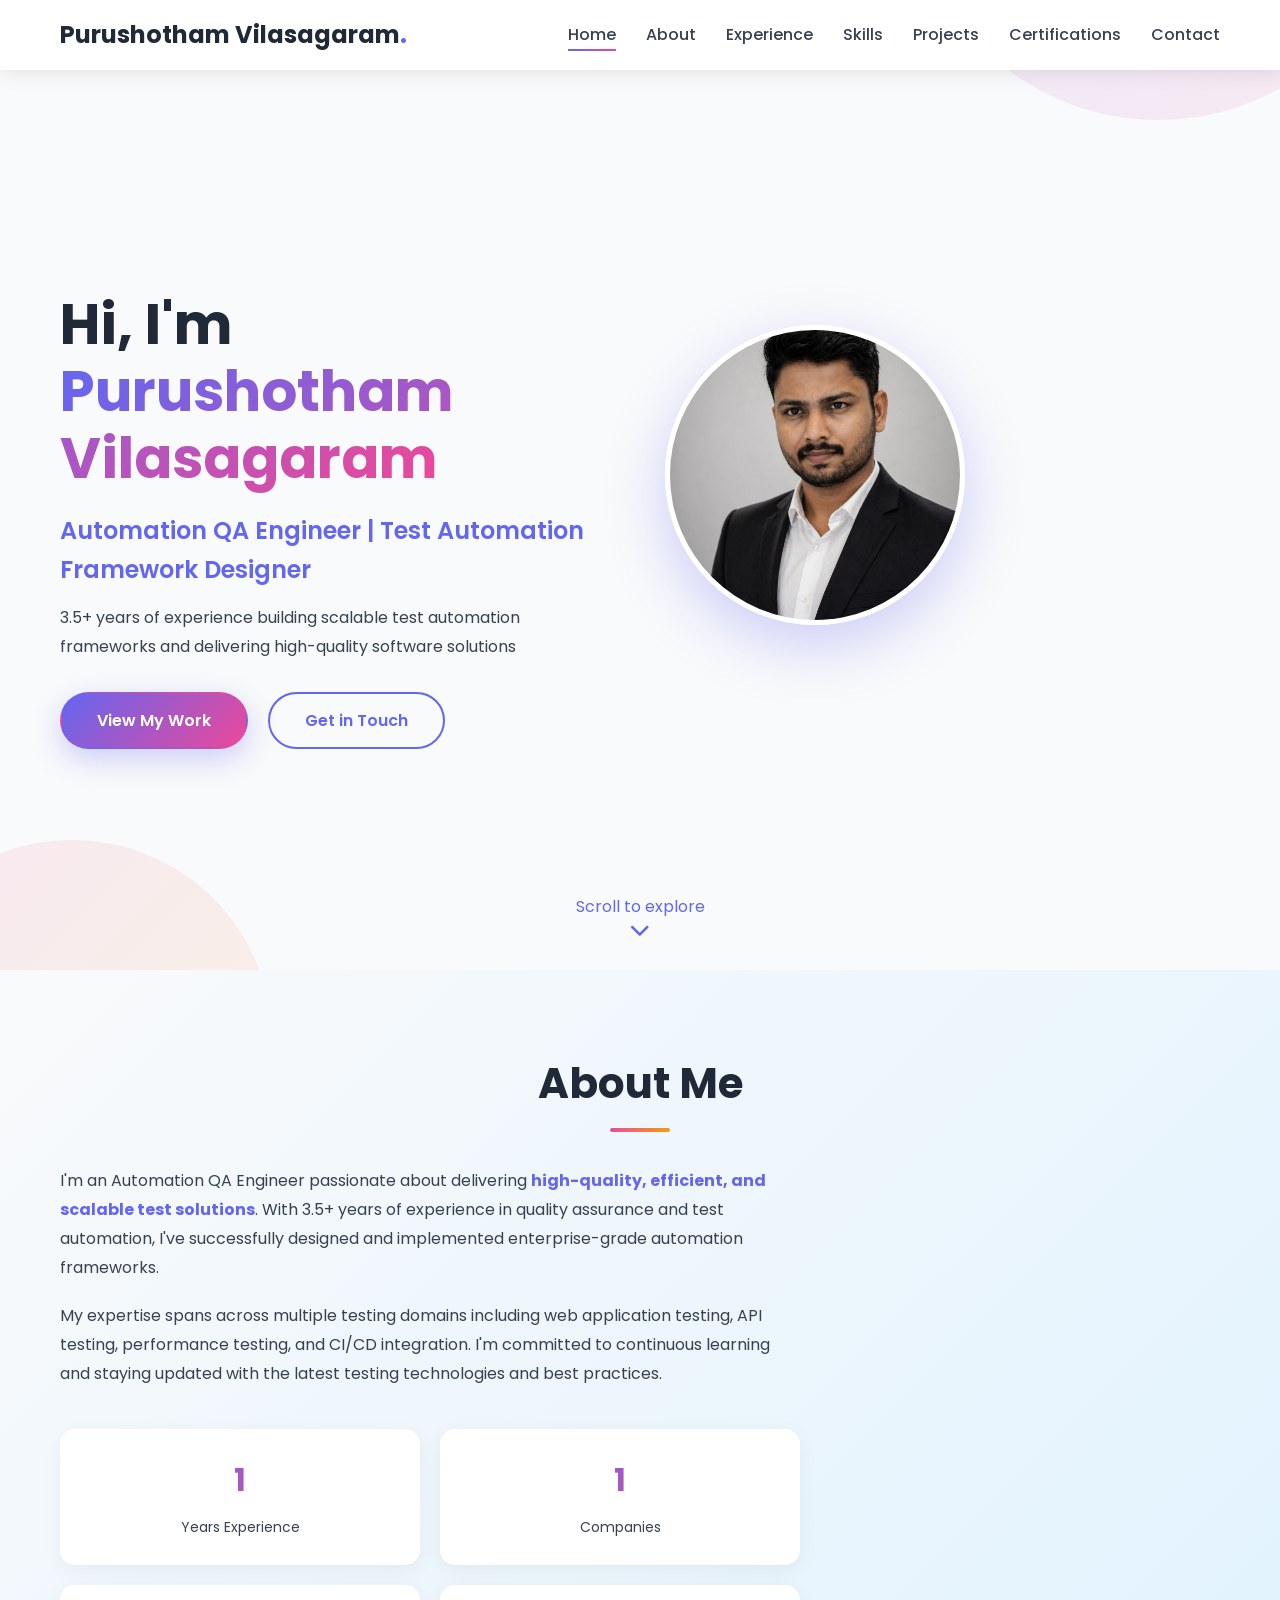
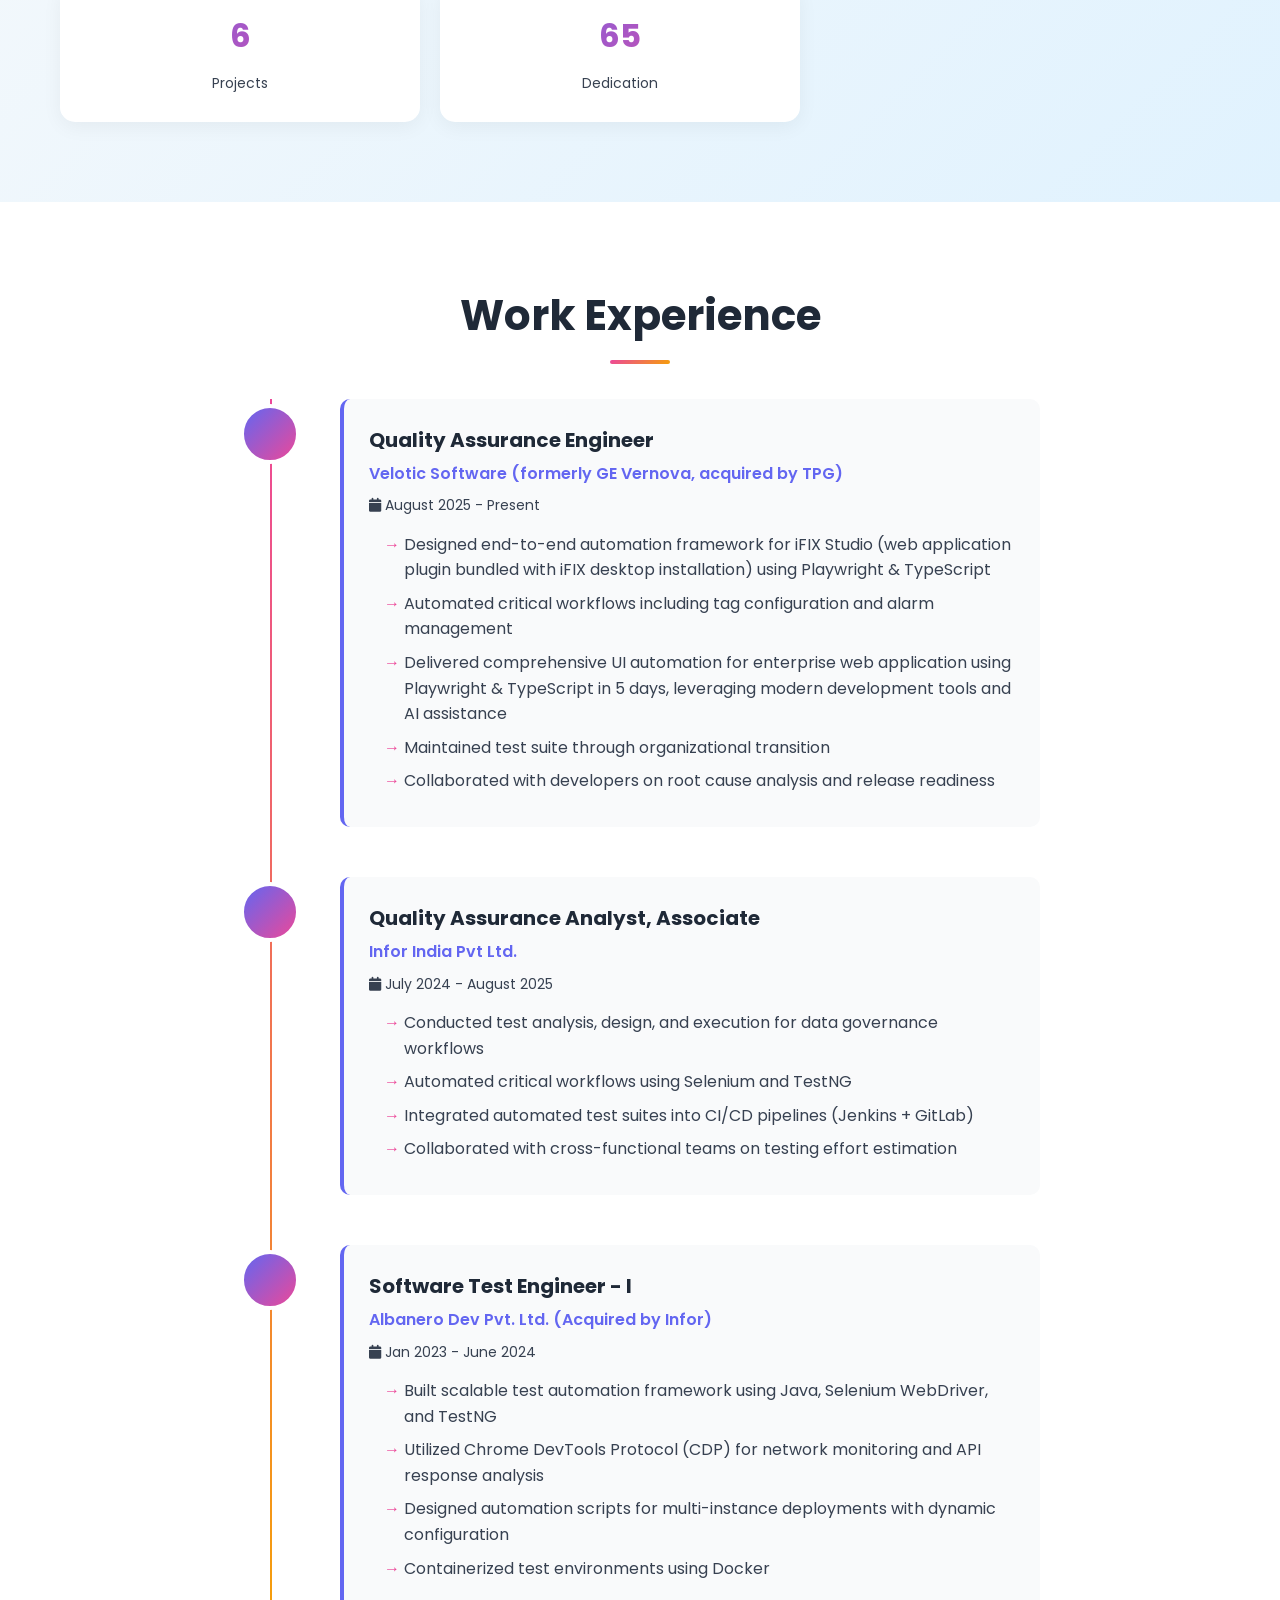
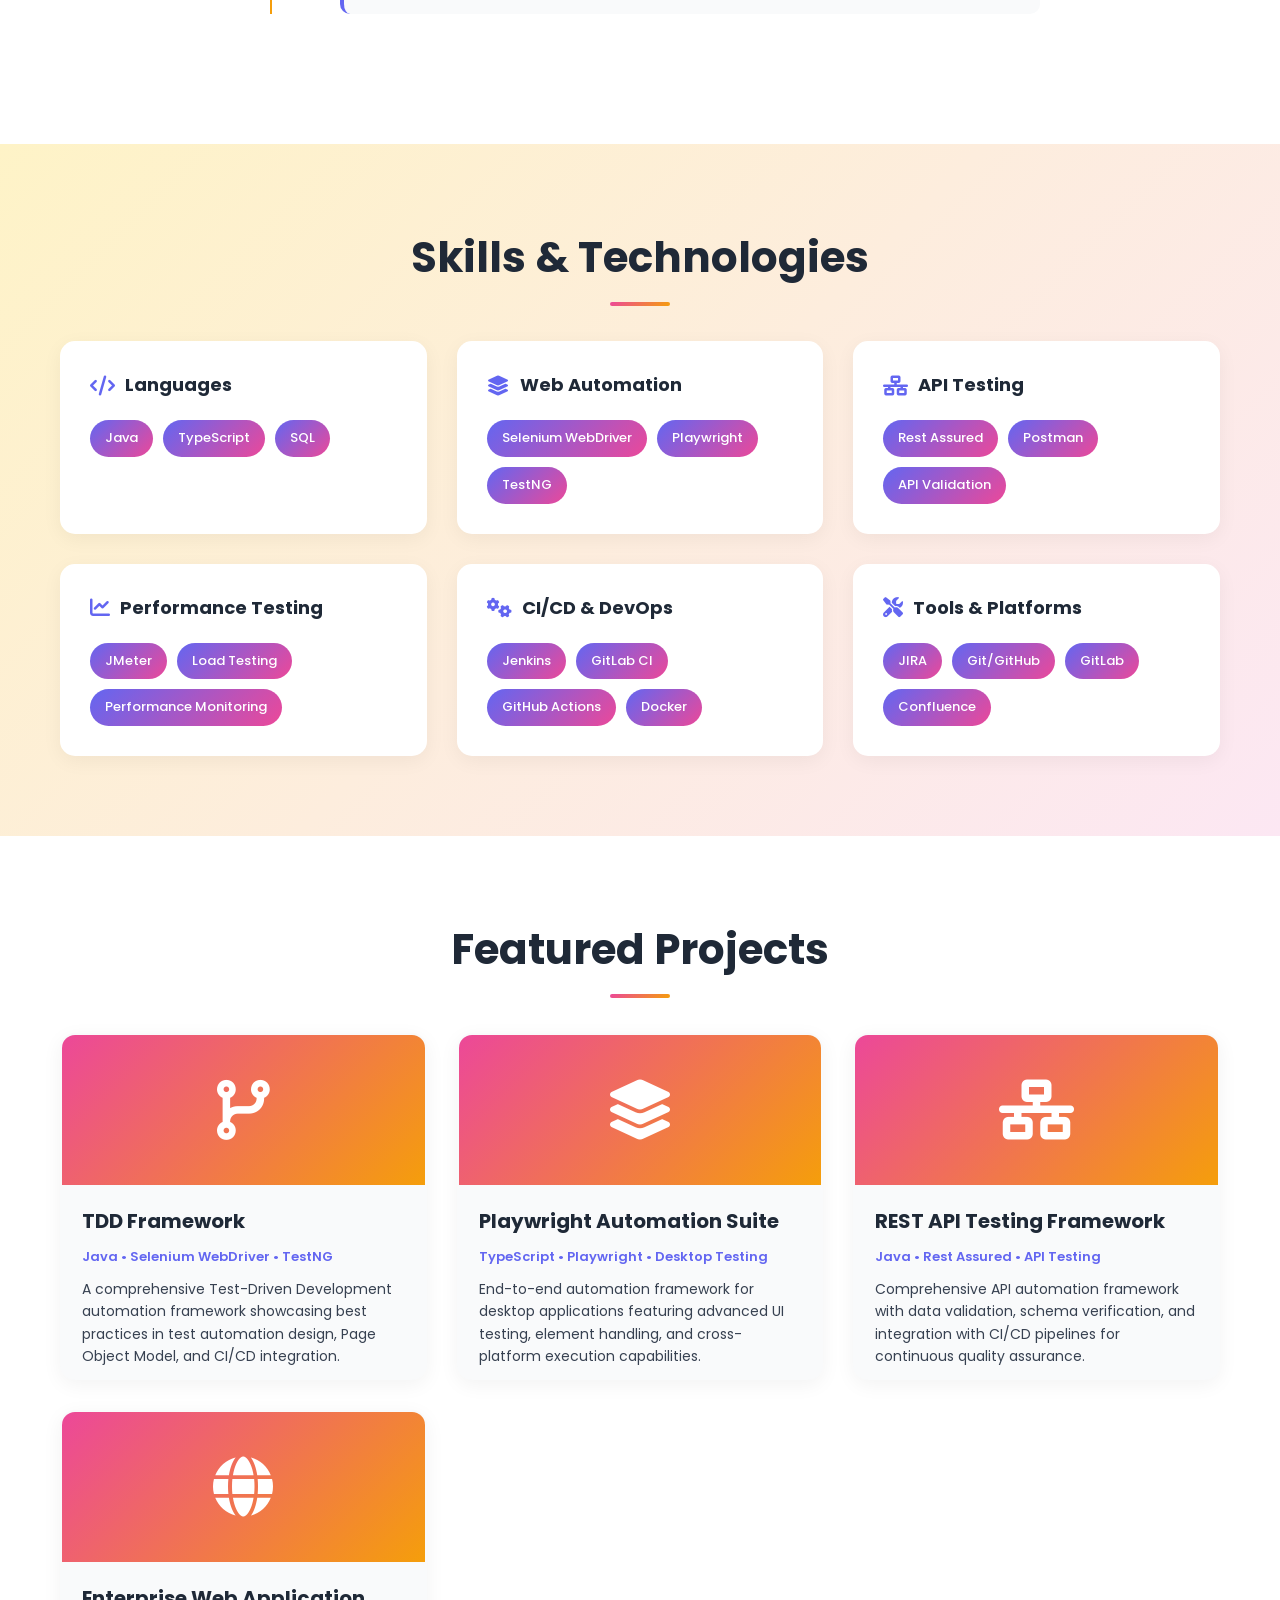
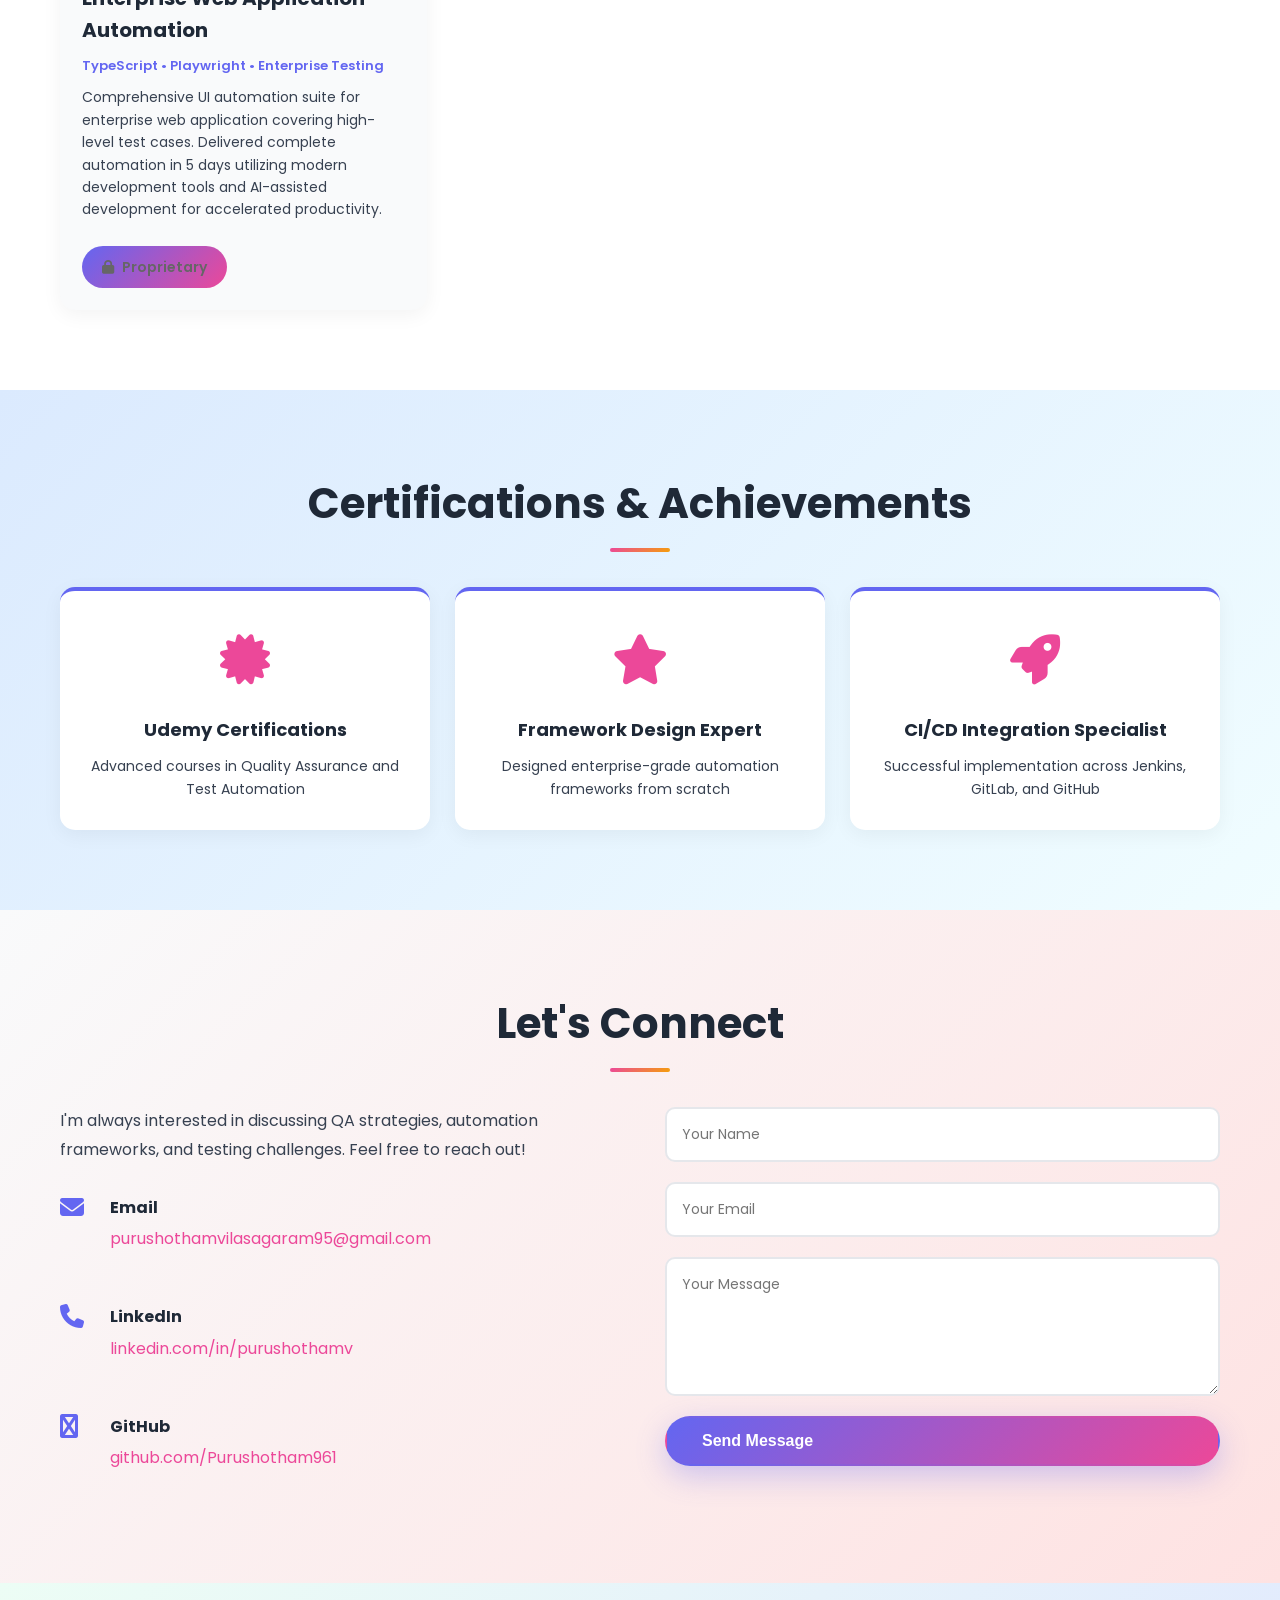
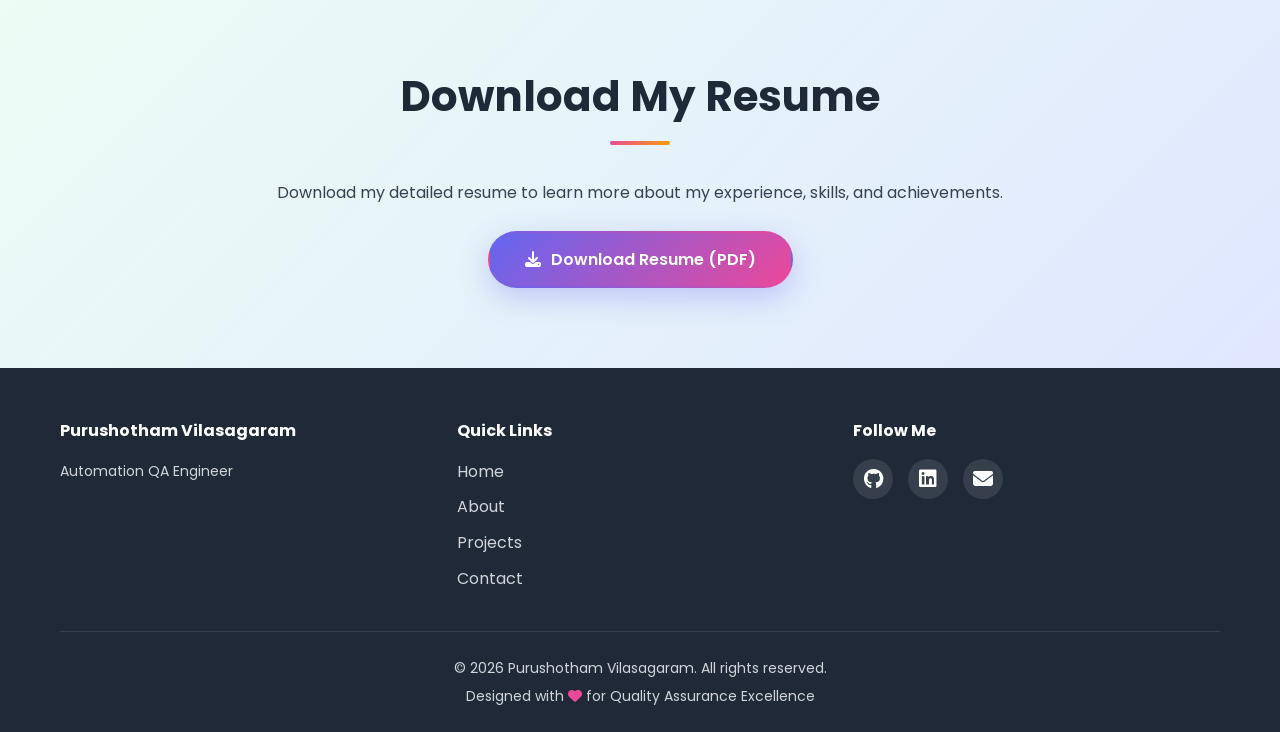
<file: index.html>
<!DOCTYPE html>
<html lang="en">
<head>
    <meta charset="UTF-8">
    <meta name="viewport" content="width=device-width, initial-scale=1.0">
    <meta name="description" content="Purushotham Vilasagaram - Automation QA Engineer Portfolio">
    <meta name="keywords" content="QA Engineer, Test Automation, Selenium, Playwright">
    <title>Purushotham Vilasagaram - QA Automation Engineer</title>
    
    <!-- Font Awesome for Icons -->
    <link rel="stylesheet" href="https://cdnjs.cloudflare.com/ajax/libs/font-awesome/6.4.0/css/all.min.css">
    
    <!-- Google Fonts -->
    <link href="https://fonts.googleapis.com/css2?family=Poppins:wght@300;400;500;600;700&family=Montserrat:wght@400;600;700&display=swap" rel="stylesheet">
    
    <!-- Styles -->
    <link rel="stylesheet" href="style.css">
</head>
<body>
    <!-- Navigation -->
    <nav class="navbar">
        <div class="nav-container">
            <div class="logo">
                <span class="logo-text">Purushotham Vilasagaram<span class="logo-dot">.</span></span>
            </div>
            <ul class="nav-menu" id="navMenu">
                <li><a href="#home" class="nav-link">Home</a></li>
                <li><a href="#about" class="nav-link">About</a></li>
                <li><a href="#experience" class="nav-link">Experience</a></li>
                <li><a href="#skills" class="nav-link">Skills</a></li>
                <li><a href="#projects" class="nav-link">Projects</a></li>
                <li><a href="#certifications" class="nav-link">Certifications</a></li>
                <li><a href="#contact" class="nav-link">Contact</a></li>
            </ul>
            <div class="hamburger" id="hamburger">
                <span></span>
                <span></span>
                <span></span>
            </div>
        </div>
    </nav>

    <!-- Hero Section -->
    <section id="home" class="hero">
        <div class="hero-content">
            <div class="hero-text">
                <h1 class="hero-title">Hi, I'm <span class="highlight">Purushotham Vilasagaram</span></h1>
                <p class="hero-subtitle">Automation QA Engineer | Test Automation Framework Designer</p>
                <p class="hero-description">3.5+ years of experience building scalable test automation frameworks and delivering high-quality software solutions</p>
                <div class="hero-buttons">
                    <a href="#projects" class="btn btn-primary">View My Work</a>
                    <a href="#contact" class="btn btn-secondary">Get in Touch</a>
                </div>
            </div>
            <div class="hero-image">
                <div class="avatar">
                    <img src="images/Pic001.png" alt="Purushotham Vilasagaram - Profile Picture" class="profile-pic">
                </div>
            </div>
        </div>
        <div class="scroll-indicator">
            <span>Scroll to explore</span>
            <i class="fas fa-chevron-down"></i>
        </div>
    </section>

    <!-- About Section -->
    <section id="about" class="about">
        <div class="container">
            <h2 class="section-title">About Me</h2>
            <div class="about-content">
                <div class="about-text">
                    <p>I'm an Automation QA Engineer passionate about delivering <strong>high-quality, efficient, and scalable test solutions</strong>. With 3.5+ years of experience in quality assurance and test automation, I've successfully designed and implemented enterprise-grade automation frameworks.</p>
                    <p>My expertise spans across multiple testing domains including web application testing, API testing, performance testing, and CI/CD integration. I'm committed to continuous learning and staying updated with the latest testing technologies and best practices.</p>
                    <div class="about-stats">
                        <div class="stat">
                            <h3>3.5+</h3>
                            <p>Years Experience</p>
                        </div>
                        <div class="stat">
                            <h3>3+</h3>
                            <p>Companies</p>
                        </div>
                        <div class="stat">
                            <h3>10+</h3>
                            <p>Projects</p>
                        </div>
                        <div class="stat">
                            <h3>100%</h3>
                            <p>Dedication</p>
                        </div>
                    </div>
                </div>
            </div>
        </div>
    </section>

    <!-- Experience Section -->
    <section id="experience" class="experience">
        <div class="container">
            <h2 class="section-title">Work Experience</h2>
            <div class="timeline">
                <div class="timeline-item">
                    <div class="timeline-marker"></div>
                    <div class="timeline-content">
                        <h3>Quality Assurance Engineer</h3>
                        <p class="company">Velotic Software (formerly GE Vernova, acquired by TPG)</p>
                        <p class="date"><i class="fas fa-calendar"></i> August 2025 - Present</p>
                        <ul>
                            <li>Designed end-to-end automation framework for iFIX Studio (web application plugin bundled with iFIX desktop installation) using Playwright & TypeScript</li>
                            <li>Automated critical workflows including tag configuration and alarm management</li>
                            <li>Delivered comprehensive UI automation for enterprise web application using Playwright & TypeScript in 5 days, leveraging modern development tools and AI assistance</li>
                            <li>Maintained test suite through organizational transition</li>
                            <li>Collaborated with developers on root cause analysis and release readiness</li>
                        </ul>
                    </div>
                </div>

                <div class="timeline-item">
                    <div class="timeline-marker"></div>
                    <div class="timeline-content">
                        <h3>Quality Assurance Analyst, Associate</h3>
                        <p class="company">Infor India Pvt Ltd.</p>
                        <p class="date"><i class="fas fa-calendar"></i> July 2024 - August 2025</p>
                        <ul>
                            <li>Conducted test analysis, design, and execution for data governance workflows</li>
                            <li>Automated critical workflows using Selenium and TestNG</li>
                            <li>Integrated automated test suites into CI/CD pipelines (Jenkins + GitLab)</li>
                            <li>Collaborated with cross-functional teams on testing effort estimation</li>
                        </ul>
                    </div>
                </div>

                <div class="timeline-item">
                    <div class="timeline-marker"></div>
                    <div class="timeline-content">
                        <h3>Software Test Engineer - I</h3>
                        <p class="company">Albanero Dev Pvt. Ltd. (Acquired by Infor)</p>
                        <p class="date"><i class="fas fa-calendar"></i> Jan 2023 - June 2024</p>
                        <ul>
                            <li>Built scalable test automation framework using Java, Selenium WebDriver, and TestNG</li>
                            <li>Utilized Chrome DevTools Protocol (CDP) for network monitoring and API response analysis</li>
                            <li>Designed automation scripts for multi-instance deployments with dynamic configuration</li>
                            <li>Containerized test environments using Docker</li>
                        </ul>
                    </div>
                </div>
            </div>
        </div>
    </section>

    <!-- Skills Section -->
    <section id="skills" class="skills">
        <div class="container">
            <h2 class="section-title">Skills & Technologies</h2>
            <div class="skills-grid">
                <div class="skill-category">
                    <h3><i class="fas fa-code"></i> Languages</h3>
                    <div class="skill-tags">
                        <span class="skill-tag">Java</span>
                        <span class="skill-tag">TypeScript</span>
                        <span class="skill-tag">SQL</span>
                    </div>
                </div>

                <div class="skill-category">
                    <h3><i class="fas fa-layer-group"></i> Web Automation</h3>
                    <div class="skill-tags">
                        <span class="skill-tag">Selenium WebDriver</span>
                        <span class="skill-tag">Playwright</span>
                        <span class="skill-tag">TestNG</span>
                    </div>
                </div>

                <div class="skill-category">
                    <h3><i class="fas fa-network-wired"></i> API Testing</h3>
                    <div class="skill-tags">
                        <span class="skill-tag">Rest Assured</span>
                        <span class="skill-tag">Postman</span>
                        <span class="skill-tag">API Validation</span>
                    </div>
                </div>

                <div class="skill-category">
                    <h3><i class="fas fa-chart-line"></i> Performance Testing</h3>
                    <div class="skill-tags">
                        <span class="skill-tag">JMeter</span>
                        <span class="skill-tag">Load Testing</span>
                        <span class="skill-tag">Performance Monitoring</span>
                    </div>
                </div>

                <div class="skill-category">
                    <h3><i class="fas fa-cogs"></i> CI/CD & DevOps</h3>
                    <div class="skill-tags">
                        <span class="skill-tag">Jenkins</span>
                        <span class="skill-tag">GitLab CI</span>
                        <span class="skill-tag">GitHub Actions</span>
                        <span class="skill-tag">Docker</span>
                    </div>
                </div>

                <div class="skill-category">
                    <h3><i class="fas fa-tools"></i> Tools & Platforms</h3>
                    <div class="skill-tags">
                        <span class="skill-tag">JIRA</span>
                        <span class="skill-tag">Git/GitHub</span>
                        <span class="skill-tag">GitLab</span>
                        <span class="skill-tag">Confluence</span>
                    </div>
                </div>
            </div>
        </div>
    </section>

    <!-- Projects Section -->
    <section id="projects" class="projects">
        <div class="container">
            <h2 class="section-title">Featured Projects</h2>
            <div class="projects-grid">
                <div class="project-card">
                    <div class="project-image">
                        <i class="fas fa-code-branch"></i>
                    </div>
                    <h3>TDD Framework</h3>
                    <p class="tech-stack">Java • Selenium WebDriver • TestNG</p>
                    <p class="project-description">A comprehensive Test-Driven Development automation framework showcasing best practices in test automation design, Page Object Model, and CI/CD integration.</p>
                </div>

                <div class="project-card">
                    <div class="project-image">
                        <i class="fas fa-layer-group"></i>
                    </div>
                    <h3>Playwright Automation Suite</h3>
                    <p class="tech-stack">TypeScript • Playwright • Desktop Testing</p>
                    <p class="project-description">End-to-end automation framework for desktop applications featuring advanced UI testing, element handling, and cross-platform execution capabilities.</p>
                </div>

                <div class="project-card">
                    <div class="project-image">
                        <i class="fas fa-network-wired"></i>
                    </div>
                    <h3>REST API Testing Framework</h3>
                    <p class="tech-stack">Java • Rest Assured • API Testing</p>
                    <p class="project-description">Comprehensive API automation framework with data validation, schema verification, and integration with CI/CD pipelines for continuous quality assurance.</p>
                </div>

                <div class="project-card">
                    <div class="project-image">
                        <i class="fas fa-globe"></i>
                    </div>
                    <h3>Enterprise Web Application Automation</h3>
                    <p class="tech-stack">TypeScript • Playwright • Enterprise Testing</p>
                    <p class="project-description">Comprehensive UI automation suite for enterprise web application covering high-level test cases. Delivered complete automation in 5 days utilizing modern development tools and AI-assisted development for accelerated productivity.</p>
                    <div class="project-links">
                        <span class="project-link" style="color: #666; cursor: default;">
                            <i class="fas fa-lock"></i> Proprietary
                        </span>
                    </div>
                </div>
            </div>
        </div>
    </section>

    <!-- Certifications Section -->
    <section id="certifications" class="certifications">
        <div class="container">
            <h2 class="section-title">Certifications & Achievements</h2>
            <div class="certs-grid">
                <div class="cert-card">
                    <div class="cert-icon">
                        <i class="fas fa-certificate"></i>
                    </div>
                    <h3>Udemy Certifications</h3>
                    <p>Advanced courses in Quality Assurance and Test Automation</p>
                </div>

                <div class="cert-card">
                    <div class="cert-icon">
                        <i class="fas fa-star"></i>
                    </div>
                    <h3>Framework Design Expert</h3>
                    <p>Designed enterprise-grade automation frameworks from scratch</p>
                </div>

                <div class="cert-card">
                    <div class="cert-icon">
                        <i class="fas fa-rocket"></i>
                    </div>
                    <h3>CI/CD Integration Specialist</h3>
                    <p>Successful implementation across Jenkins, GitLab, and GitHub</p>
                </div>
            </div>
        </div>
    </section>

    <!-- Contact Section -->
    <section id="contact" class="contact">
        <div class="container">
            <h2 class="section-title">Let's Connect</h2>
            <div class="contact-content">
                <div class="contact-info">
                    <p>I'm always interested in discussing QA strategies, automation frameworks, and testing challenges. Feel free to reach out!</p>
                    <div class="contact-details">
                        <div class="contact-item">
                            <i class="fas fa-envelope"></i>
                            <div>
                                <h4>Email</h4>
                                <p><a href="mailto:purushothamvilasagaram95@gmail.com">purushothamvilasagaram95@gmail.com</a></p>
                            </div>
                        </div>
                        <div class="contact-item">
                            <i class="fas fa-phone"></i>
                            <div>
                                <h4>LinkedIn</h4>
                                <p><a href="https://www.linkedin.com/in/purushothamv/" target="_blank">linkedin.com/in/purushothamv</a></p>
                            </div>
                        </div>
                        <div class="contact-item">
                            <i class="fas fa-github"></i>
                            <div>
                                <h4>GitHub</h4>
                                <p><a href="https://github.com/Purushotham961" target="_blank">github.com/Purushotham961</a></p>
                            </div>
                        </div>
                    </div>
                </div>

                <form class="contact-form" id="contactForm">
                    <div class="form-group">
                        <input type="text" placeholder="Your Name" required>
                    </div>
                    <div class="form-group">
                        <input type="email" placeholder="Your Email" required>
                    </div>
                    <div class="form-group">
                        <textarea placeholder="Your Message" rows="5" required></textarea>
                    </div>
                    <button type="submit" class="btn btn-primary">Send Message</button>
                </form>
            </div>
        </div>
    </section>

    <!-- Download Resume Section -->
    <section class="resume-section">
        <div class="container">
            <h2 class="section-title">Download My Resume</h2>
            <div class="resume-content">
                <p>Download my detailed resume to learn more about my experience, skills, and achievements.</p>
                <a href="resume/Purushotham_Resume.pdf" download class="btn btn-primary">
                    <i class="fas fa-download"></i> Download Resume (PDF)
                </a>
            </div>
        </div>
    </section>

    <!-- Footer -->
    <footer class="footer">
        <div class="container">
            <div class="footer-content">
                <div class="footer-section">
                    <h4>Purushotham Vilasagaram</h4>
                    <p>Automation QA Engineer</p>
                </div>
                <div class="footer-section">
                    <h4>Quick Links</h4>
                    <ul>
                        <li><a href="#home">Home</a></li>
                        <li><a href="#about">About</a></li>
                        <li><a href="#projects">Projects</a></li>
                        <li><a href="#contact">Contact</a></li>
                    </ul>
                </div>
                <div class="footer-section">
                    <h4>Follow Me</h4>
                    <div class="social-links">
                        <a href="https://github.com/Purushotham961" target="_blank"><i class="fab fa-github"></i></a>
                        <a href="https://www.linkedin.com/in/purushothamv/" target="_blank"><i class="fab fa-linkedin"></i></a>
                        <a href="mailto:purushothamvilasagaram95@gmail.com"><i class="fas fa-envelope"></i></a>
                    </div>
                </div>
            </div>
            <div class="footer-bottom">
                <p>&copy; 2026 Purushotham Vilasagaram. All rights reserved.</p>
                <p>Designed with <i class="fas fa-heart"></i> for Quality Assurance Excellence</p>
            </div>
        </div>
    </footer>

    <!-- Scripts -->
    <script src="script.js"></script>
</body>
</html>
</file>
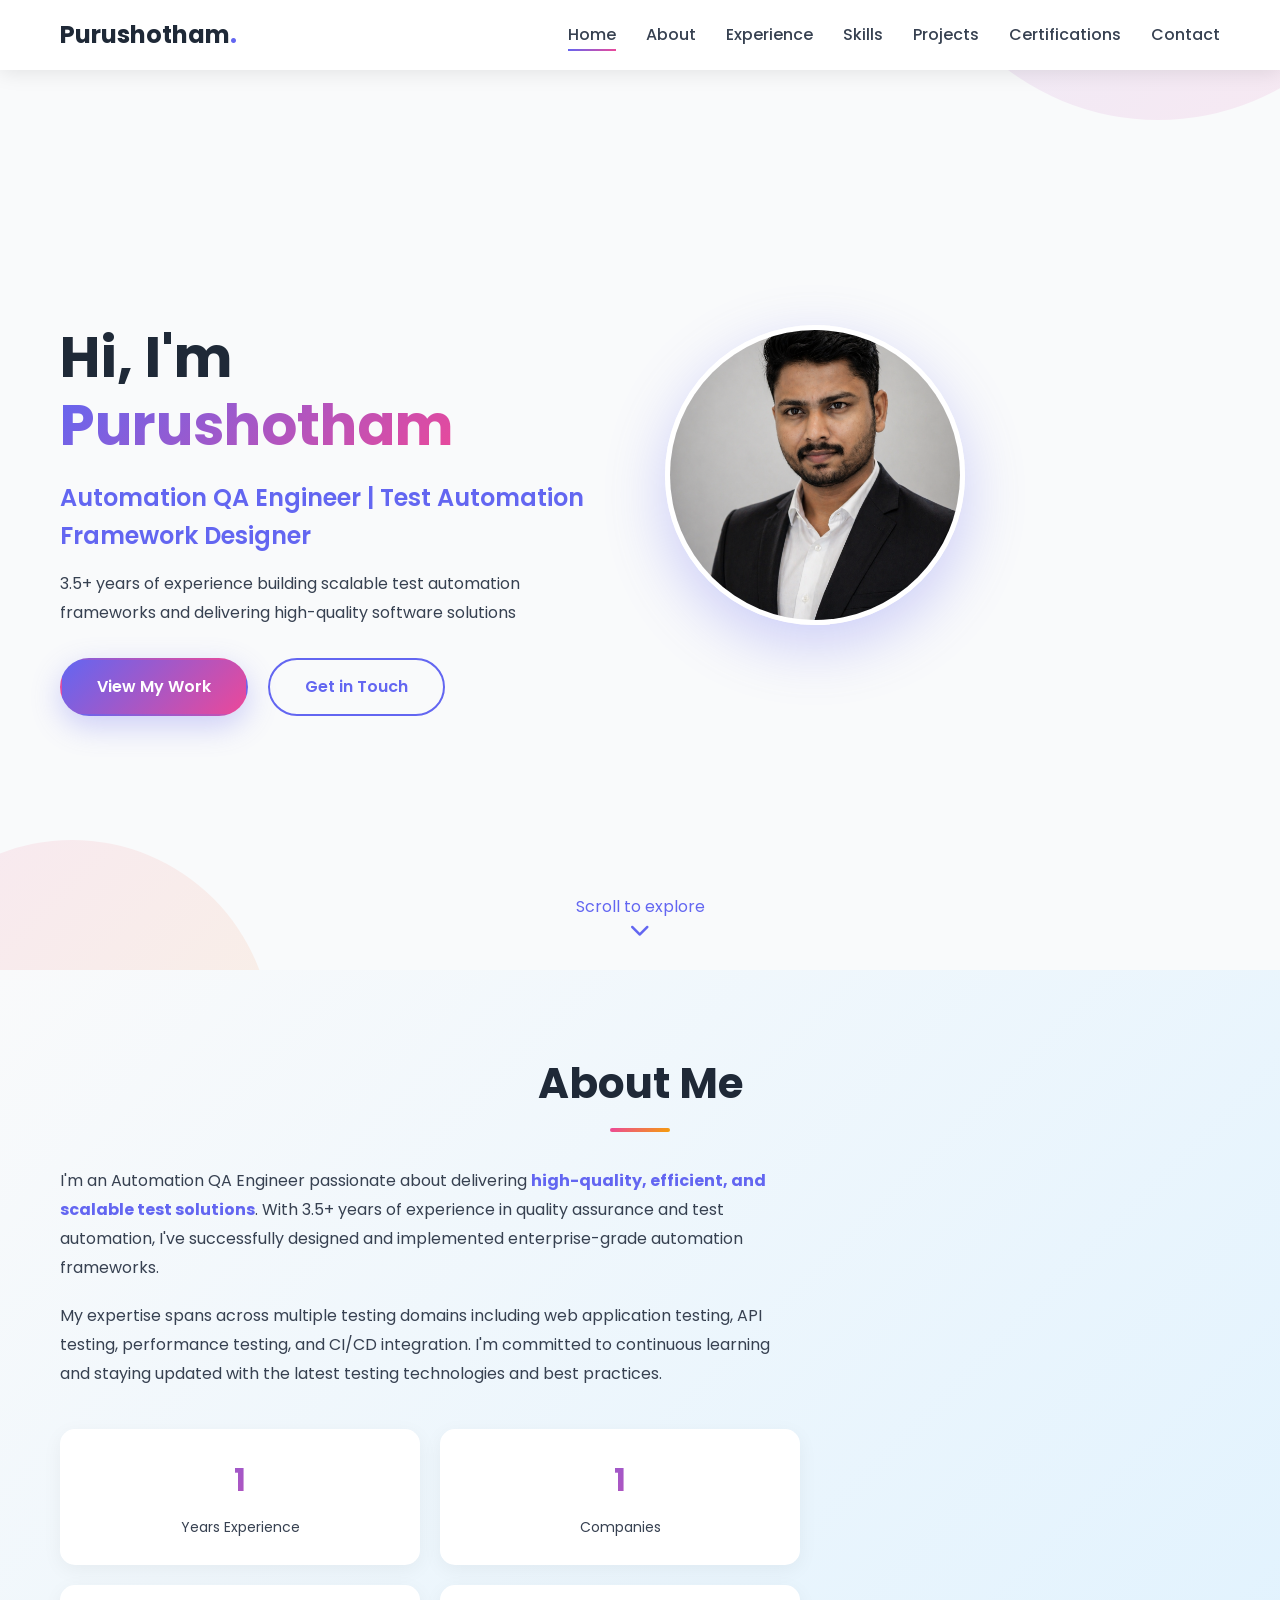
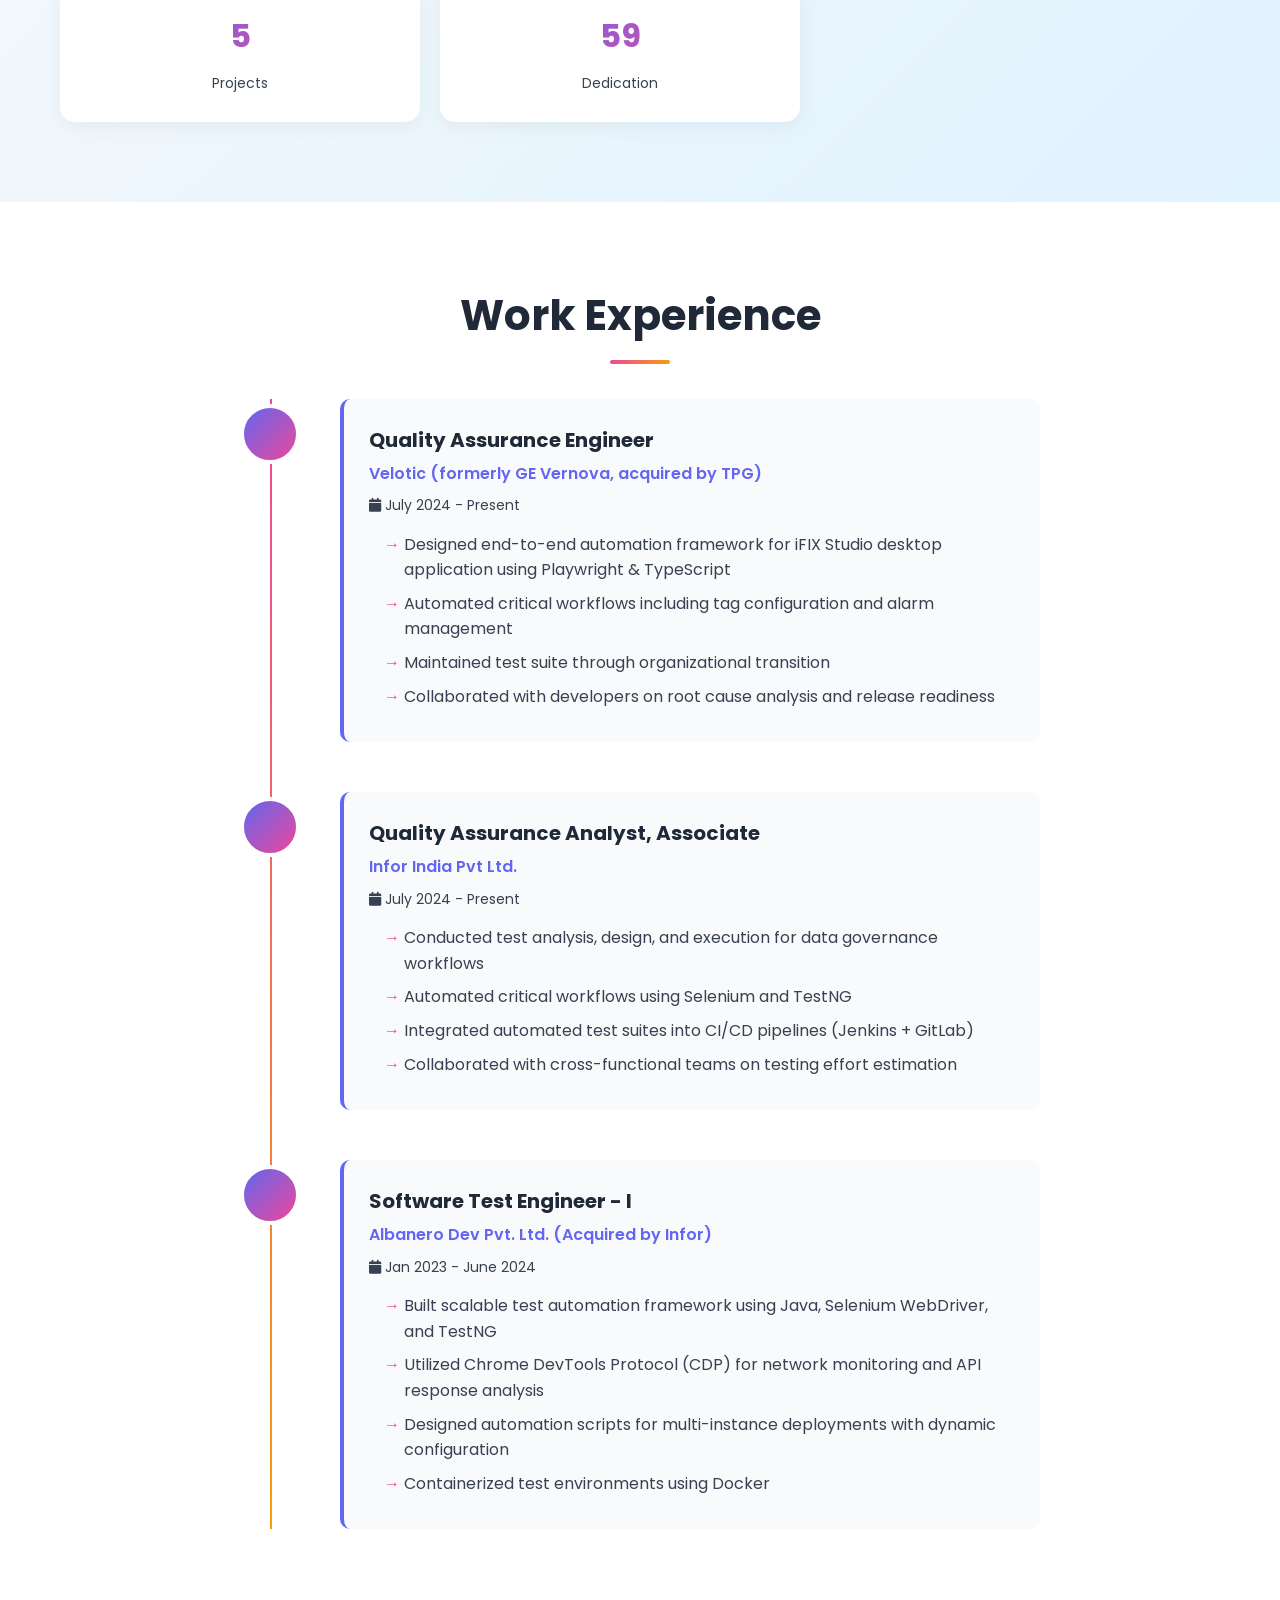
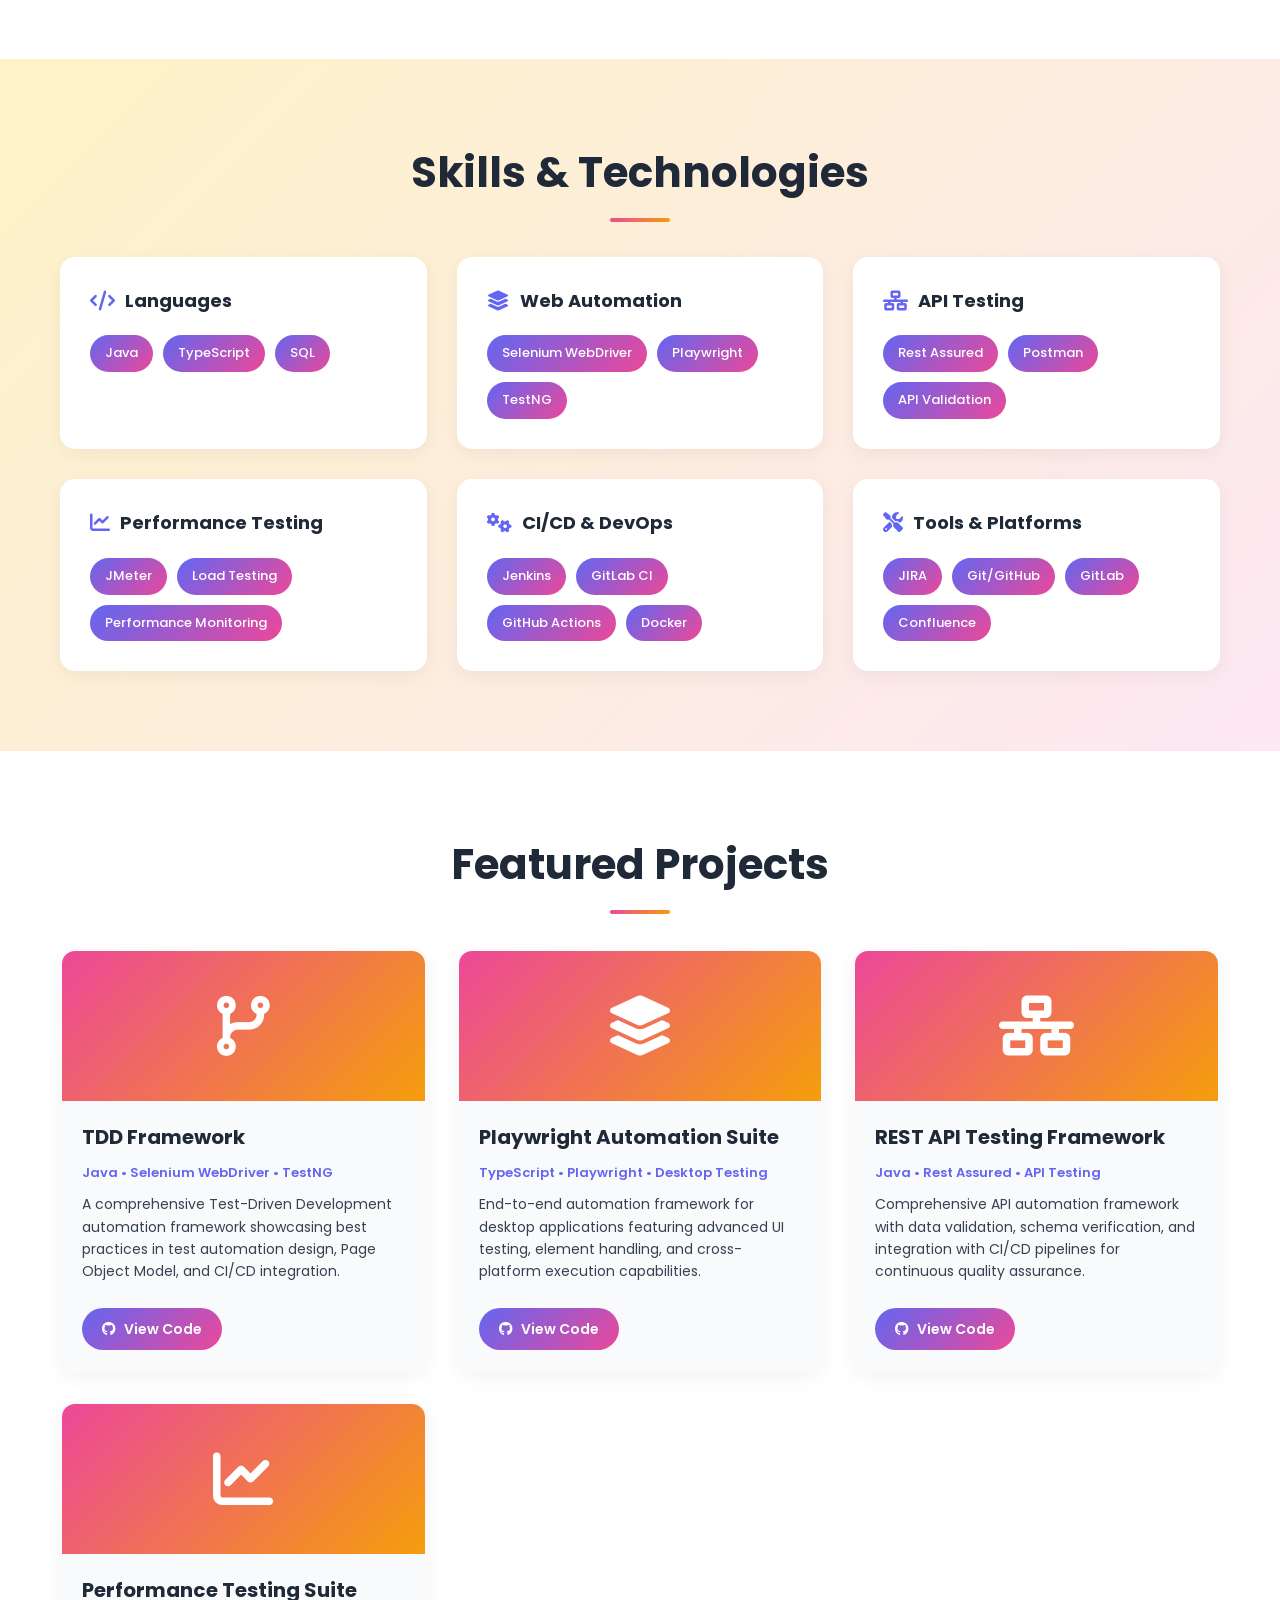
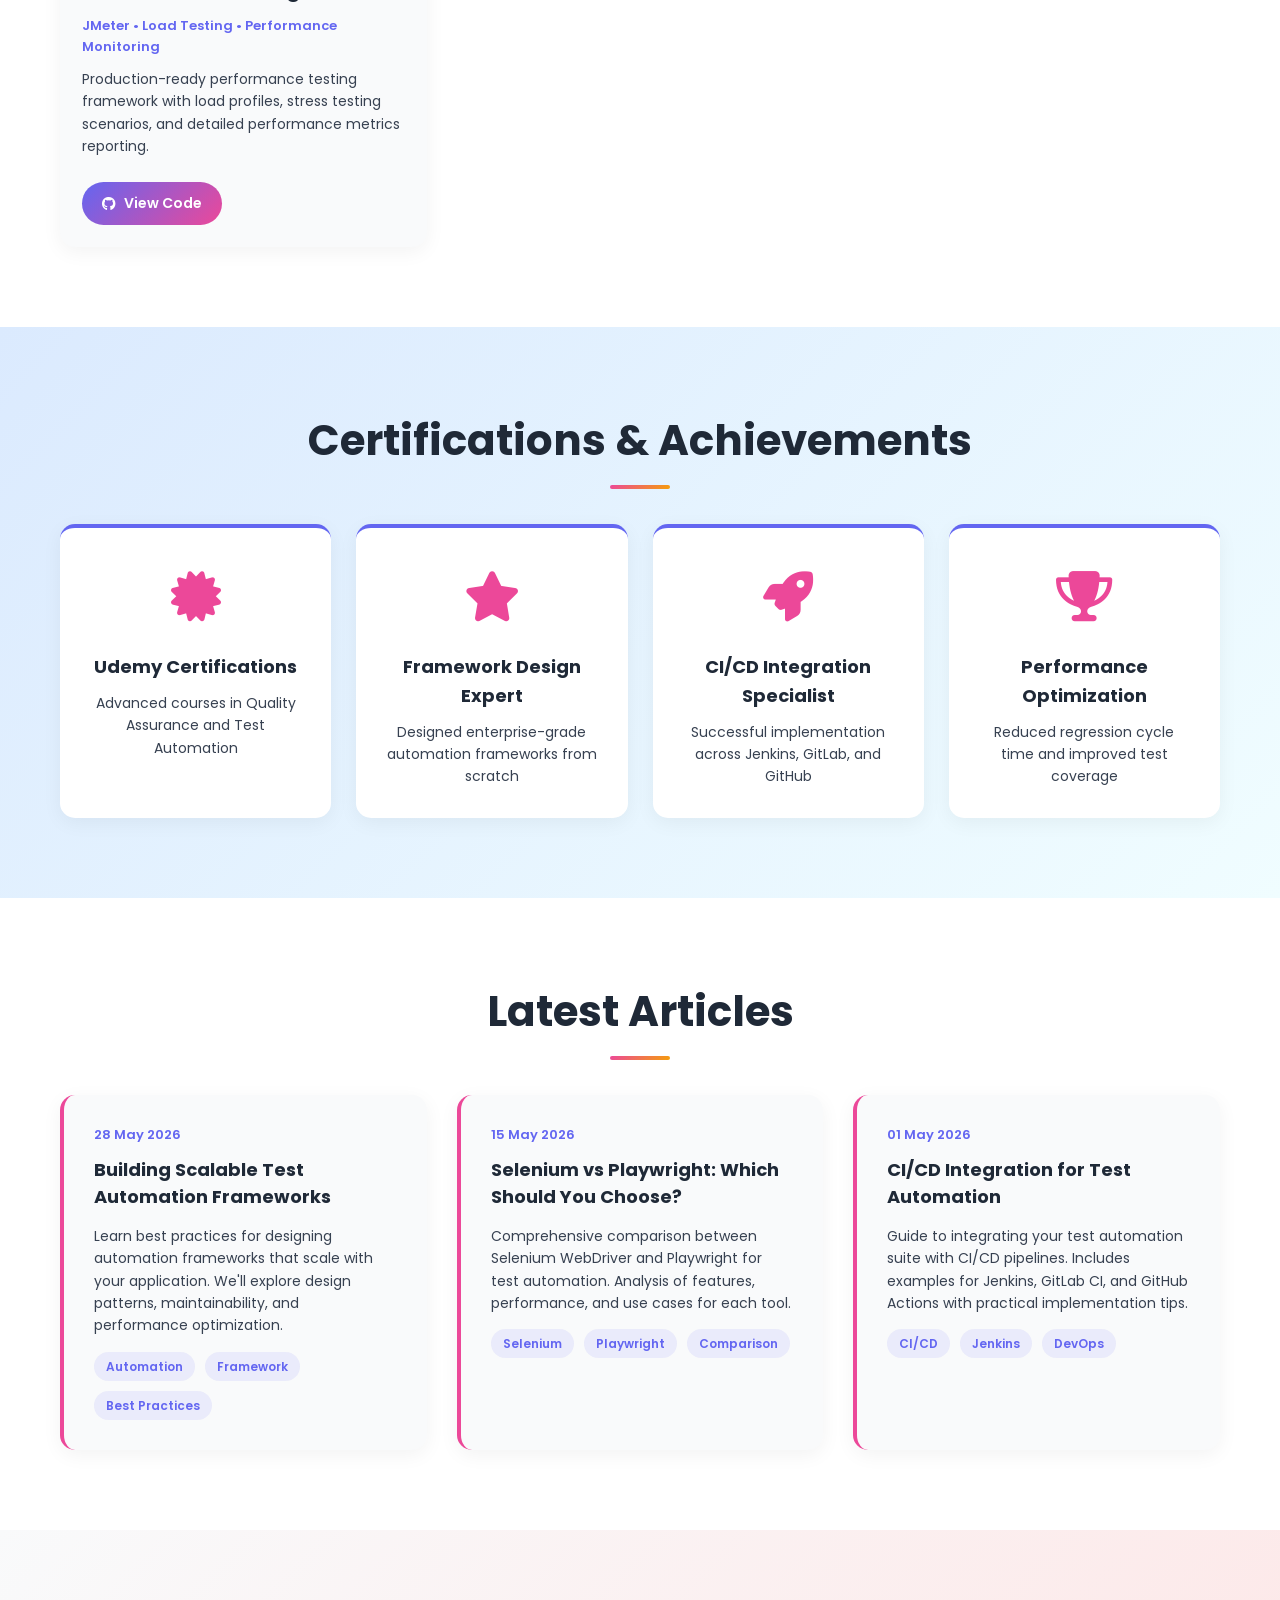
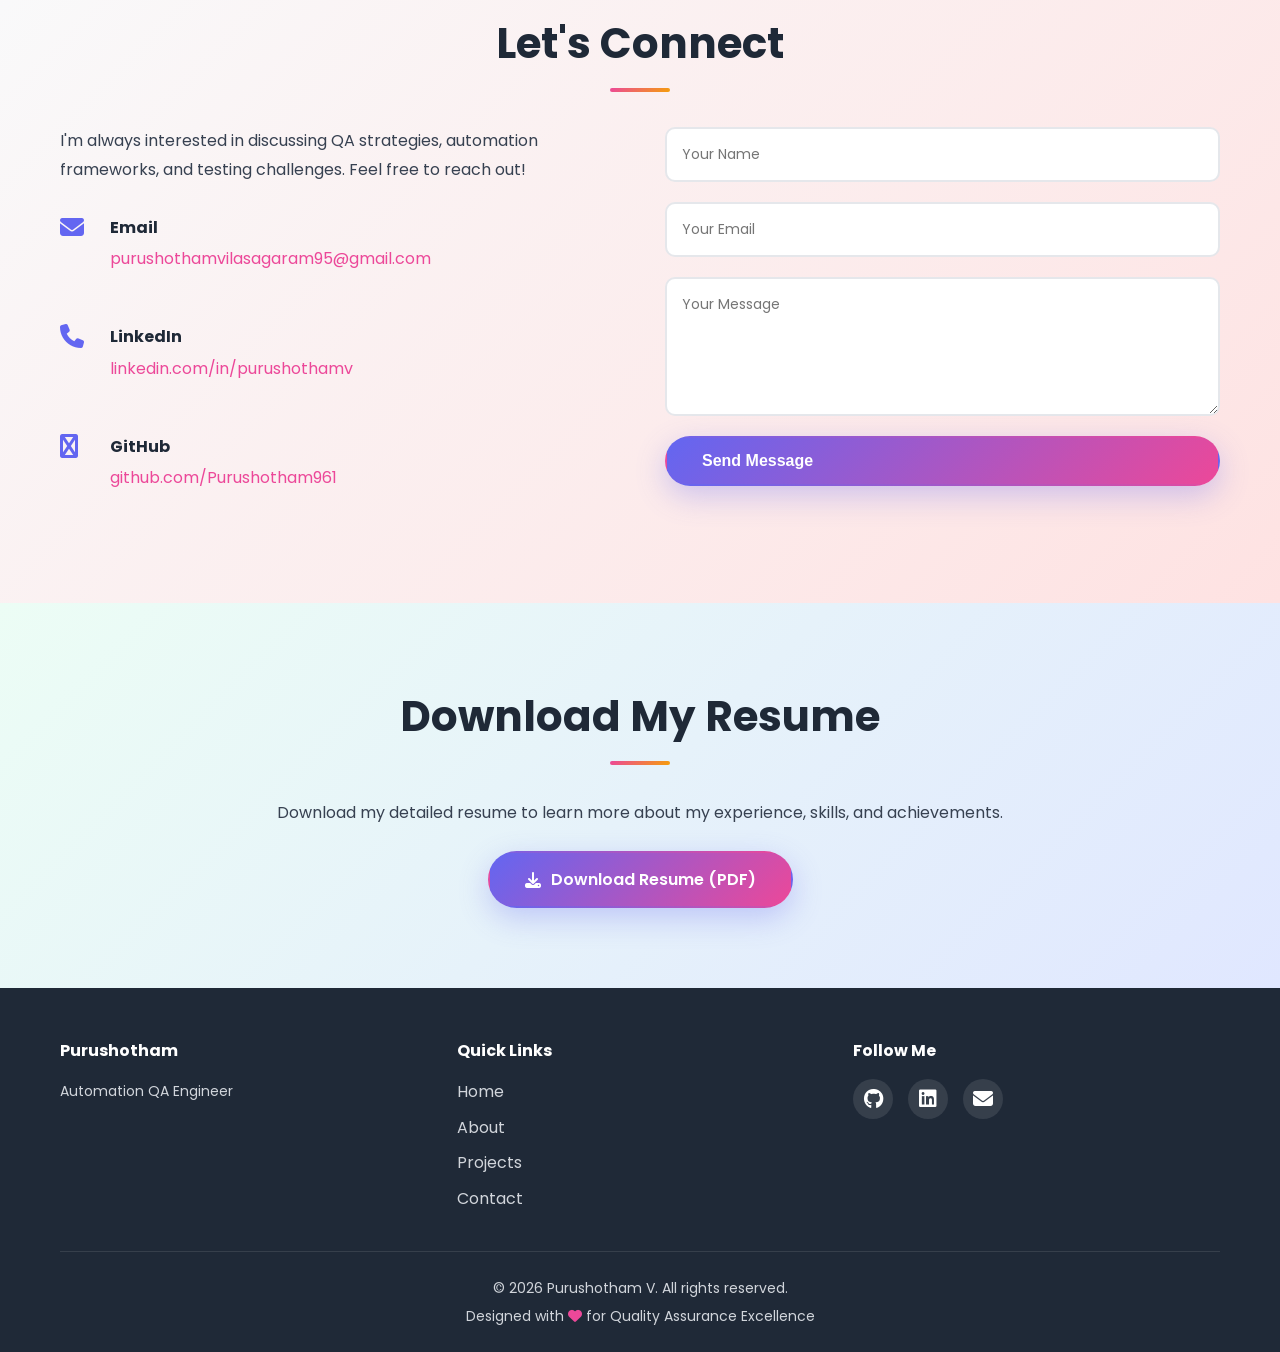
<file: Portfolio_Website/index.html>
<!DOCTYPE html>
<html lang="en">
<head>
    <meta charset="UTF-8">
    <meta name="viewport" content="width=device-width, initial-scale=1.0">
    <meta name="description" content="Purushotham V - Automation QA Engineer Portfolio">
    <meta name="keywords" content="QA Engineer, Test Automation, Selenium, Playwright">
    <title>Purushotham V - QA Automation Engineer</title>
    
    <!-- Font Awesome for Icons -->
    <link rel="stylesheet" href="https://cdnjs.cloudflare.com/ajax/libs/font-awesome/6.4.0/css/all.min.css">
    
    <!-- Google Fonts -->
    <link href="https://fonts.googleapis.com/css2?family=Poppins:wght@300;400;500;600;700&family=Montserrat:wght@400;600;700&display=swap" rel="stylesheet">
    
    <!-- Styles -->
    <link rel="stylesheet" href="style.css">
</head>
<body>
    <!-- Navigation -->
    <nav class="navbar">
        <div class="nav-container">
            <div class="logo">
                <span class="logo-text">Purushotham<span class="logo-dot">.</span></span>
            </div>
            <ul class="nav-menu" id="navMenu">
                <li><a href="#home" class="nav-link">Home</a></li>
                <li><a href="#about" class="nav-link">About</a></li>
                <li><a href="#experience" class="nav-link">Experience</a></li>
                <li><a href="#skills" class="nav-link">Skills</a></li>
                <li><a href="#projects" class="nav-link">Projects</a></li>
                <li><a href="#certifications" class="nav-link">Certifications</a></li>
                <li><a href="#contact" class="nav-link">Contact</a></li>
            </ul>
            <div class="hamburger" id="hamburger">
                <span></span>
                <span></span>
                <span></span>
            </div>
        </div>
    </nav>

    <!-- Hero Section -->
    <section id="home" class="hero">
        <div class="hero-content">
            <div class="hero-text">
                <h1 class="hero-title">Hi, I'm <span class="highlight">Purushotham</span></h1>
                <p class="hero-subtitle">Automation QA Engineer | Test Automation Framework Designer</p>
                <p class="hero-description">3.5+ years of experience building scalable test automation frameworks and delivering high-quality software solutions</p>
                <div class="hero-buttons">
                    <a href="#projects" class="btn btn-primary">View My Work</a>
                    <a href="#contact" class="btn btn-secondary">Get in Touch</a>
                </div>
            </div>
            <div class="hero-image">
                <div class="avatar">
                    <img src="Pic001.png" alt="Purushotham V - Profile Picture" class="profile-pic">
                </div>
            </div>
        </div>
        <div class="scroll-indicator">
            <span>Scroll to explore</span>
            <i class="fas fa-chevron-down"></i>
        </div>
    </section>

    <!-- About Section -->
    <section id="about" class="about">
        <div class="container">
            <h2 class="section-title">About Me</h2>
            <div class="about-content">
                <div class="about-text">
                    <p>I'm an Automation QA Engineer passionate about delivering <strong>high-quality, efficient, and scalable test solutions</strong>. With 3.5+ years of experience in quality assurance and test automation, I've successfully designed and implemented enterprise-grade automation frameworks.</p>
                    <p>My expertise spans across multiple testing domains including web application testing, API testing, performance testing, and CI/CD integration. I'm committed to continuous learning and staying updated with the latest testing technologies and best practices.</p>
                    <div class="about-stats">
                        <div class="stat">
                            <h3>3.5+</h3>
                            <p>Years Experience</p>
                        </div>
                        <div class="stat">
                            <h3>3+</h3>
                            <p>Companies</p>
                        </div>
                        <div class="stat">
                            <h3>10+</h3>
                            <p>Projects</p>
                        </div>
                        <div class="stat">
                            <h3>100%</h3>
                            <p>Dedication</p>
                        </div>
                    </div>
                </div>
            </div>
        </div>
    </section>

    <!-- Experience Section -->
    <section id="experience" class="experience">
        <div class="container">
            <h2 class="section-title">Work Experience</h2>
            <div class="timeline">
                <div class="timeline-item">
                    <div class="timeline-marker"></div>
                    <div class="timeline-content">
                        <h3>Quality Assurance Engineer</h3>
                        <p class="company">Velotic (formerly GE Vernova, acquired by TPG)</p>
                        <p class="date"><i class="fas fa-calendar"></i> July 2024 - Present</p>
                        <ul>
                            <li>Designed end-to-end automation framework for iFIX Studio desktop application using Playwright & TypeScript</li>
                            <li>Automated critical workflows including tag configuration and alarm management</li>
                            <li>Maintained test suite through organizational transition</li>
                            <li>Collaborated with developers on root cause analysis and release readiness</li>
                        </ul>
                    </div>
                </div>

                <div class="timeline-item">
                    <div class="timeline-marker"></div>
                    <div class="timeline-content">
                        <h3>Quality Assurance Analyst, Associate</h3>
                        <p class="company">Infor India Pvt Ltd.</p>
                        <p class="date"><i class="fas fa-calendar"></i> July 2024 - Present</p>
                        <ul>
                            <li>Conducted test analysis, design, and execution for data governance workflows</li>
                            <li>Automated critical workflows using Selenium and TestNG</li>
                            <li>Integrated automated test suites into CI/CD pipelines (Jenkins + GitLab)</li>
                            <li>Collaborated with cross-functional teams on testing effort estimation</li>
                        </ul>
                    </div>
                </div>

                <div class="timeline-item">
                    <div class="timeline-marker"></div>
                    <div class="timeline-content">
                        <h3>Software Test Engineer - I</h3>
                        <p class="company">Albanero Dev Pvt. Ltd. (Acquired by Infor)</p>
                        <p class="date"><i class="fas fa-calendar"></i> Jan 2023 - June 2024</p>
                        <ul>
                            <li>Built scalable test automation framework using Java, Selenium WebDriver, and TestNG</li>
                            <li>Utilized Chrome DevTools Protocol (CDP) for network monitoring and API response analysis</li>
                            <li>Designed automation scripts for multi-instance deployments with dynamic configuration</li>
                            <li>Containerized test environments using Docker</li>
                        </ul>
                    </div>
                </div>
            </div>
        </div>
    </section>

    <!-- Skills Section -->
    <section id="skills" class="skills">
        <div class="container">
            <h2 class="section-title">Skills & Technologies</h2>
            <div class="skills-grid">
                <div class="skill-category">
                    <h3><i class="fas fa-code"></i> Languages</h3>
                    <div class="skill-tags">
                        <span class="skill-tag">Java</span>
                        <span class="skill-tag">TypeScript</span>
                        <span class="skill-tag">SQL</span>
                    </div>
                </div>

                <div class="skill-category">
                    <h3><i class="fas fa-layer-group"></i> Web Automation</h3>
                    <div class="skill-tags">
                        <span class="skill-tag">Selenium WebDriver</span>
                        <span class="skill-tag">Playwright</span>
                        <span class="skill-tag">TestNG</span>
                    </div>
                </div>

                <div class="skill-category">
                    <h3><i class="fas fa-network-wired"></i> API Testing</h3>
                    <div class="skill-tags">
                        <span class="skill-tag">Rest Assured</span>
                        <span class="skill-tag">Postman</span>
                        <span class="skill-tag">API Validation</span>
                    </div>
                </div>

                <div class="skill-category">
                    <h3><i class="fas fa-chart-line"></i> Performance Testing</h3>
                    <div class="skill-tags">
                        <span class="skill-tag">JMeter</span>
                        <span class="skill-tag">Load Testing</span>
                        <span class="skill-tag">Performance Monitoring</span>
                    </div>
                </div>

                <div class="skill-category">
                    <h3><i class="fas fa-cogs"></i> CI/CD & DevOps</h3>
                    <div class="skill-tags">
                        <span class="skill-tag">Jenkins</span>
                        <span class="skill-tag">GitLab CI</span>
                        <span class="skill-tag">GitHub Actions</span>
                        <span class="skill-tag">Docker</span>
                    </div>
                </div>

                <div class="skill-category">
                    <h3><i class="fas fa-tools"></i> Tools & Platforms</h3>
                    <div class="skill-tags">
                        <span class="skill-tag">JIRA</span>
                        <span class="skill-tag">Git/GitHub</span>
                        <span class="skill-tag">GitLab</span>
                        <span class="skill-tag">Confluence</span>
                    </div>
                </div>
            </div>
        </div>
    </section>

    <!-- Projects Section -->
    <section id="projects" class="projects">
        <div class="container">
            <h2 class="section-title">Featured Projects</h2>
            <div class="projects-grid">
                <div class="project-card">
                    <div class="project-image">
                        <i class="fas fa-code-branch"></i>
                    </div>
                    <h3>TDD Framework</h3>
                    <p class="tech-stack">Java • Selenium WebDriver • TestNG</p>
                    <p class="project-description">A comprehensive Test-Driven Development automation framework showcasing best practices in test automation design, Page Object Model, and CI/CD integration.</p>
                    <div class="project-links">
                        <a href="https://github.com/Purushotham961/Tdd_Framework" target="_blank" class="project-link">
                            <i class="fab fa-github"></i> View Code
                        </a>
                    </div>
                </div>

                <div class="project-card">
                    <div class="project-image">
                        <i class="fas fa-layer-group"></i>
                    </div>
                    <h3>Playwright Automation Suite</h3>
                    <p class="tech-stack">TypeScript • Playwright • Desktop Testing</p>
                    <p class="project-description">End-to-end automation framework for desktop applications featuring advanced UI testing, element handling, and cross-platform execution capabilities.</p>
                    <div class="project-links">
                        <a href="https://github.com/Purushotham961" target="_blank" class="project-link">
                            <i class="fab fa-github"></i> View Code
                        </a>
                    </div>
                </div>

                <div class="project-card">
                    <div class="project-image">
                        <i class="fas fa-network-wired"></i>
                    </div>
                    <h3>REST API Testing Framework</h3>
                    <p class="tech-stack">Java • Rest Assured • API Testing</p>
                    <p class="project-description">Comprehensive API automation framework with data validation, schema verification, and integration with CI/CD pipelines for continuous quality assurance.</p>
                    <div class="project-links">
                        <a href="https://github.com/Purushotham961" target="_blank" class="project-link">
                            <i class="fab fa-github"></i> View Code
                        </a>
                    </div>
                </div>

                <div class="project-card">
                    <div class="project-image">
                        <i class="fas fa-chart-line"></i>
                    </div>
                    <h3>Performance Testing Suite</h3>
                    <p class="tech-stack">JMeter • Load Testing • Performance Monitoring</p>
                    <p class="project-description">Production-ready performance testing framework with load profiles, stress testing scenarios, and detailed performance metrics reporting.</p>
                    <div class="project-links">
                        <a href="https://github.com/Purushotham961" target="_blank" class="project-link">
                            <i class="fab fa-github"></i> View Code
                        </a>
                    </div>
                </div>
            </div>
        </div>
    </section>

    <!-- Certifications Section -->
    <section id="certifications" class="certifications">
        <div class="container">
            <h2 class="section-title">Certifications & Achievements</h2>
            <div class="certs-grid">
                <div class="cert-card">
                    <div class="cert-icon">
                        <i class="fas fa-certificate"></i>
                    </div>
                    <h3>Udemy Certifications</h3>
                    <p>Advanced courses in Quality Assurance and Test Automation</p>
                </div>

                <div class="cert-card">
                    <div class="cert-icon">
                        <i class="fas fa-star"></i>
                    </div>
                    <h3>Framework Design Expert</h3>
                    <p>Designed enterprise-grade automation frameworks from scratch</p>
                </div>

                <div class="cert-card">
                    <div class="cert-icon">
                        <i class="fas fa-rocket"></i>
                    </div>
                    <h3>CI/CD Integration Specialist</h3>
                    <p>Successful implementation across Jenkins, GitLab, and GitHub</p>
                </div>

                <div class="cert-card">
                    <div class="cert-icon">
                        <i class="fas fa-trophy"></i>
                    </div>
                    <h3>Performance Optimization</h3>
                    <p>Reduced regression cycle time and improved test coverage</p>
                </div>
            </div>
        </div>
    </section>

    <!-- Blog/Articles Section -->
    <section id="blog" class="blog">
        <div class="container">
            <h2 class="section-title">Latest Articles</h2>
            <div class="blog-grid">
                <article class="blog-card">
                    <div class="blog-date">28 May 2026</div>
                    <h3>Building Scalable Test Automation Frameworks</h3>
                    <p>Learn best practices for designing automation frameworks that scale with your application. We'll explore design patterns, maintainability, and performance optimization.</p>
                    <div class="blog-tags">
                        <span class="tag">Automation</span>
                        <span class="tag">Framework</span>
                        <span class="tag">Best Practices</span>
                    </div>
                </article>

                <article class="blog-card">
                    <div class="blog-date">15 May 2026</div>
                    <h3>Selenium vs Playwright: Which Should You Choose?</h3>
                    <p>Comprehensive comparison between Selenium WebDriver and Playwright for test automation. Analysis of features, performance, and use cases for each tool.</p>
                    <div class="blog-tags">
                        <span class="tag">Selenium</span>
                        <span class="tag">Playwright</span>
                        <span class="tag">Comparison</span>
                    </div>
                </article>

                <article class="blog-card">
                    <div class="blog-date">01 May 2026</div>
                    <h3>CI/CD Integration for Test Automation</h3>
                    <p>Guide to integrating your test automation suite with CI/CD pipelines. Includes examples for Jenkins, GitLab CI, and GitHub Actions with practical implementation tips.</p>
                    <div class="blog-tags">
                        <span class="tag">CI/CD</span>
                        <span class="tag">Jenkins</span>
                        <span class="tag">DevOps</span>
                    </div>
                </article>
            </div>
        </div>
    </section>

    <!-- Contact Section -->
    <section id="contact" class="contact">
        <div class="container">
            <h2 class="section-title">Let's Connect</h2>
            <div class="contact-content">
                <div class="contact-info">
                    <p>I'm always interested in discussing QA strategies, automation frameworks, and testing challenges. Feel free to reach out!</p>
                    <div class="contact-details">
                        <div class="contact-item">
                            <i class="fas fa-envelope"></i>
                            <div>
                                <h4>Email</h4>
                                <p><a href="mailto:purushothamvilasagaram95@gmail.com">purushothamvilasagaram95@gmail.com</a></p>
                            </div>
                        </div>
                        <div class="contact-item">
                            <i class="fas fa-phone"></i>
                            <div>
                                <h4>LinkedIn</h4>
                                <p><a href="https://www.linkedin.com/in/purushothamv/" target="_blank">linkedin.com/in/purushothamv</a></p>
                            </div>
                        </div>
                        <div class="contact-item">
                            <i class="fas fa-github"></i>
                            <div>
                                <h4>GitHub</h4>
                                <p><a href="https://github.com/Purushotham961" target="_blank">github.com/Purushotham961</a></p>
                            </div>
                        </div>
                    </div>
                </div>

                <form class="contact-form" id="contactForm">
                    <div class="form-group">
                        <input type="text" placeholder="Your Name" required>
                    </div>
                    <div class="form-group">
                        <input type="email" placeholder="Your Email" required>
                    </div>
                    <div class="form-group">
                        <textarea placeholder="Your Message" rows="5" required></textarea>
                    </div>
                    <button type="submit" class="btn btn-primary">Send Message</button>
                </form>
            </div>
        </div>
    </section>

    <!-- Download Resume Section -->
    <section class="resume-section">
        <div class="container">
            <h2 class="section-title">Download My Resume</h2>
            <div class="resume-content">
                <p>Download my detailed resume to learn more about my experience, skills, and achievements.</p>
                <a href="resume.pdf" download class="btn btn-primary">
                    <i class="fas fa-download"></i> Download Resume (PDF)
                </a>
            </div>
        </div>
    </section>

    <!-- Footer -->
    <footer class="footer">
        <div class="container">
            <div class="footer-content">
                <div class="footer-section">
                    <h4>Purushotham</h4>
                    <p>Automation QA Engineer</p>
                </div>
                <div class="footer-section">
                    <h4>Quick Links</h4>
                    <ul>
                        <li><a href="#home">Home</a></li>
                        <li><a href="#about">About</a></li>
                        <li><a href="#projects">Projects</a></li>
                        <li><a href="#contact">Contact</a></li>
                    </ul>
                </div>
                <div class="footer-section">
                    <h4>Follow Me</h4>
                    <div class="social-links">
                        <a href="https://github.com/Purushotham961" target="_blank"><i class="fab fa-github"></i></a>
                        <a href="https://www.linkedin.com/in/purushothamv/" target="_blank"><i class="fab fa-linkedin"></i></a>
                        <a href="mailto:purushothamvilasagaram95@gmail.com"><i class="fas fa-envelope"></i></a>
                    </div>
                </div>
            </div>
            <div class="footer-bottom">
                <p>&copy; 2026 Purushotham V. All rights reserved.</p>
                <p>Designed with <i class="fas fa-heart"></i> for Quality Assurance Excellence</p>
            </div>
        </div>
    </footer>

    <!-- Scripts -->
    <script src="script.js"></script>
</body>
</html>
</file>
<file: style.css>
/* ===== Global Styles ===== */
:root {
    --primary-color: #6366f1;
    --secondary-color: #ec4899;
    --accent-color: #f59e0b;
    --dark-color: #1f2937;
    --light-color: #f9fafb;
    --text-color: #374151;
    --gradient-1: linear-gradient(135deg, #6366f1 0%, #ec4899 100%);
    --gradient-2: linear-gradient(135deg, #ec4899 0%, #f59e0b 100%);
    --gradient-3: linear-gradient(135deg, #f59e0b 0%, #06b6d4 100%);
}

* {
    margin: 0;
    padding: 0;
    box-sizing: border-box;
}

html {
    scroll-behavior: smooth;
}

body {
    font-family: 'Poppins', sans-serif;
    line-height: 1.6;
    color: var(--text-color);
    overflow-x: hidden;
}

.container {
    max-width: 1200px;
    margin: 0 auto;
    padding: 0 20px;
}

/* ===== Animations ===== */
@keyframes fadeInUp {
    from {
        opacity: 0;
        transform: translateY(30px);
    }
    to {
        opacity: 1;
        transform: translateY(0);
    }
}

@keyframes slideInLeft {
    from {
        opacity: 0;
        transform: translateX(-50px);
    }
    to {
        opacity: 1;
        transform: translateX(0);
    }
}

@keyframes slideInRight {
    from {
        opacity: 0;
        transform: translateX(50px);
    }
    to {
        opacity: 1;
        transform: translateX(0);
    }
}

@keyframes pulse {
    0%, 100% {
        opacity: 1;
    }
    50% {
        opacity: 0.5;
    }
}

@keyframes glow {
    0%, 100% {
        box-shadow: 0 0 20px rgba(99, 102, 241, 0.3);
    }
    50% {
        box-shadow: 0 0 40px rgba(236, 72, 153, 0.5);
    }
}

@keyframes float {
    0%, 100% {
        transform: translateY(-10px);
    }
    50% {
        transform: translateY(10px);
    }
}

/* ===== Navbar ===== */
.navbar {
    background: rgba(255, 255, 255, 0.95);
    backdrop-filter: blur(10px);
    position: fixed;
    top: 0;
    width: 100%;
    z-index: 1000;
    box-shadow: 0 2px 20px rgba(0, 0, 0, 0.1);
}

.nav-container {
    max-width: 1200px;
    margin: 0 auto;
    padding: 0 20px;
    display: flex;
    justify-content: space-between;
    align-items: center;
    height: 70px;
}

.logo {
    font-size: 24px;
    font-weight: 700;
}

.logo-text {
    color: var(--dark-color);
}

.logo-dot {
    color: var(--primary-color);
    animation: pulse 2s infinite;
}

.nav-menu {
    display: flex;
    list-style: none;
    gap: 30px;
}

.nav-link {
    text-decoration: none;
    color: var(--text-color);
    font-weight: 500;
    transition: all 0.3s ease;
    position: relative;
}

.nav-link::after {
    content: '';
    position: absolute;
    bottom: -5px;
    left: 0;
    width: 0;
    height: 2px;
    background: var(--gradient-1);
    transition: width 0.3s ease;
}

.nav-link:hover::after,
.nav-link.active::after {
    width: 100%;
}

.nav-link:hover {
    color: var(--primary-color);
}

.hamburger {
    display: none;
    flex-direction: column;
    cursor: pointer;
}

.hamburger span {
    width: 25px;
    height: 3px;
    background: var(--dark-color);
    margin: 5px 0;
    transition: 0.3s;
}

/* ===== Hero Section ===== */
.hero {
    margin-top: 70px;
    min-height: 100vh;
    display: flex;
    flex-direction: column;
    justify-content: center;
    align-items: center;
    background: var(--light-color);
    position: relative;
    overflow: hidden;
}

.hero::before {
    content: '';
    position: absolute;
    top: -50%;
    right: -10%;
    width: 500px;
    height: 500px;
    background: var(--gradient-1);
    border-radius: 50%;
    opacity: 0.1;
    animation: float 6s ease-in-out infinite;
}

.hero::after {
    content: '';
    position: absolute;
    bottom: -30%;
    left: -10%;
    width: 400px;
    height: 400px;
    background: var(--gradient-2);
    border-radius: 50%;
    opacity: 0.1;
    animation: float 8s ease-in-out infinite;
}

.hero-content {
    display: grid;
    grid-template-columns: 1fr 1fr;
    align-items: center;
    gap: 50px;
    container: container;
    z-index: 10;
    max-width: 1200px;
    margin: 0 auto;
    padding: 0 20px;
}

.hero-text {
    animation: slideInLeft 0.8s ease;
}

.hero-title {
    font-size: 56px;
    font-weight: 700;
    line-height: 1.2;
    margin-bottom: 20px;
    color: var(--dark-color);
}

.highlight {
    background: var(--gradient-1);
    -webkit-background-clip: text;
    -webkit-text-fill-color: transparent;
    background-clip: text;
}

.hero-subtitle {
    font-size: 24px;
    color: var(--primary-color);
    margin-bottom: 15px;
    font-weight: 600;
}

.hero-description {
    font-size: 16px;
    color: var(--text-color);
    margin-bottom: 30px;
    line-height: 1.8;
}

.hero-buttons {
    display: flex;
    gap: 20px;
}

.btn {
    padding: 14px 35px;
    border: 2px solid transparent;
    border-radius: 50px;
    font-size: 16px;
    font-weight: 600;
    cursor: pointer;
    transition: all 0.3s ease;
    text-decoration: none;
    display: inline-flex;
    align-items: center;
    gap: 10px;
}

.btn-primary {
    background: var(--gradient-1);
    color: white;
    box-shadow: 0 10px 30px rgba(99, 102, 241, 0.3);
}

.btn-primary:hover {
    transform: translateY(-3px);
    box-shadow: 0 15px 40px rgba(99, 102, 241, 0.4);
}

.btn-secondary {
    background: transparent;
    color: var(--primary-color);
    border: 2px solid var(--primary-color);
}

.btn-secondary:hover {
    background: var(--primary-color);
    color: white;
}

.avatar {
    font-size: 200px;
    color: var(--primary-color);
    animation: slideInRight 0.8s ease;
    animation: float 4s ease-in-out infinite;
}

.profile-pic {
    width: 300px;
    height: 300px;
    border-radius: 50%;
    object-fit: cover;
    border: 5px solid white;
    box-shadow: 0 20px 60px rgba(99, 102, 241, 0.3);
    animation: slideInRight 0.8s ease, float 4s ease-in-out infinite;
    transition: all 0.3s ease;
}

.profile-pic:hover {
    transform: scale(1.05);
    box-shadow: 0 30px 80px rgba(99, 102, 241, 0.4);
}

.scroll-indicator {
    position: absolute;
    bottom: 30px;
    left: 50%;
    transform: translateX(-50%);
    text-align: center;
    animation: pulse 2s infinite;
    color: var(--primary-color);
}

.scroll-indicator i {
    display: block;
    font-size: 20px;
    animation: fadeInUp 1s ease infinite;
}

/* ===== Section Styles ===== */
section {
    padding: 80px 0;
}

.section-title {
    font-size: 42px;
    font-weight: 700;
    text-align: center;
    margin-bottom: 50px;
    color: var(--dark-color);
    position: relative;
    animation: fadeInUp 0.6s ease;
}

.section-title::after {
    content: '';
    position: absolute;
    bottom: -15px;
    left: 50%;
    transform: translateX(-50%);
    width: 60px;
    height: 4px;
    background: var(--gradient-2);
    border-radius: 2px;
}

/* ===== About Section ===== */
.about {
    background: linear-gradient(135deg, #f9fafb 0%, #e0f2fe 100%);
}

.about-content {
    display: grid;
    grid-template-columns: 2fr 1fr;
    gap: 50px;
    align-items: start;
}

.about-text p {
    font-size: 16px;
    line-height: 1.8;
    margin-bottom: 20px;
    color: var(--text-color);
    animation: fadeInUp 0.6s ease 0.2s both;
}

.about-text strong {
    color: var(--primary-color);
}

.about-stats {
    display: grid;
    grid-template-columns: 1fr 1fr;
    gap: 20px;
    margin-top: 40px;
}

.stat {
    background: white;
    padding: 25px;
    border-radius: 15px;
    text-align: center;
    box-shadow: 0 5px 20px rgba(0, 0, 0, 0.05);
    transition: all 0.3s ease;
    animation: fadeInUp 0.6s ease 0.4s both;
}

.stat:hover {
    transform: translateY(-5px);
    box-shadow: 0 15px 40px rgba(99, 102, 241, 0.15);
}

.stat h3 {
    font-size: 32px;
    background: var(--gradient-1);
    -webkit-background-clip: text;
    -webkit-text-fill-color: transparent;
    background-clip: text;
    margin-bottom: 10px;
}

.stat p {
    font-size: 14px;
    color: var(--text-color);
    margin: 0;
}

/* ===== Experience Section ===== */
.experience {
    background: white;
}

.timeline {
    position: relative;
    max-width: 800px;
    margin: 0 auto;
}

.timeline::before {
    content: '';
    position: absolute;
    left: 30px;
    top: 0;
    bottom: 0;
    width: 2px;
    background: var(--gradient-2);
}

.timeline-item {
    margin-bottom: 50px;
    padding-left: 100px;
    position: relative;
    animation: slideInRight 0.6s ease;
}

.timeline-marker {
    position: absolute;
    left: 0;
    top: 5px;
    width: 60px;
    height: 60px;
    background: var(--gradient-1);
    border-radius: 50%;
    display: flex;
    align-items: center;
    justify-content: center;
    border: 4px solid white;
    box-shadow: 0 0 0 4px var(--gradient-2);
    transition: all 0.3s ease;
}

.timeline-item:hover .timeline-marker {
    transform: scale(1.1);
    box-shadow: 0 0 0 4px var(--gradient-1), 0 0 20px rgba(99, 102, 241, 0.4);
}

.timeline-content {
    background: var(--light-color);
    padding: 25px;
    border-radius: 10px;
    border-left: 4px solid var(--primary-color);
    transition: all 0.3s ease;
}

.timeline-content:hover {
    box-shadow: 0 10px 30px rgba(0, 0, 0, 0.1);
    transform: translateX(10px);
}

.timeline-content h3 {
    font-size: 20px;
    color: var(--dark-color);
    margin-bottom: 5px;
}

.timeline-content .company {
    color: var(--primary-color);
    font-weight: 600;
    margin-bottom: 8px;
}

.timeline-content .date {
    color: var(--text-color);
    font-size: 14px;
    margin-bottom: 15px;
}

.timeline-content ul {
    list-style: none;
    padding-left: 15px;
}

.timeline-content ul li {
    margin-bottom: 8px;
    color: var(--text-color);
    position: relative;
    padding-left: 20px;
}

.timeline-content ul li::before {
    content: '→';
    position: absolute;
    left: 0;
    color: var(--secondary-color);
    font-weight: bold;
}

/* ===== Skills Section ===== */
.skills {
    background: linear-gradient(135deg, #fef3c7 0%, #fce7f3 100%);
}

.skills-grid {
    display: grid;
    grid-template-columns: repeat(auto-fit, minmax(300px, 1fr));
    gap: 30px;
}

.skill-category {
    background: white;
    padding: 30px;
    border-radius: 15px;
    box-shadow: 0 5px 20px rgba(0, 0, 0, 0.05);
    transition: all 0.3s ease;
    animation: fadeInUp 0.6s ease;
}

.skill-category:hover {
    transform: translateY(-10px);
    box-shadow: 0 15px 40px rgba(99, 102, 241, 0.15);
}

.skill-category h3 {
    font-size: 18px;
    color: var(--dark-color);
    margin-bottom: 20px;
    display: flex;
    align-items: center;
    gap: 10px;
}

.skill-category i {
    color: var(--primary-color);
    font-size: 20px;
}

.skill-tags {
    display: flex;
    flex-wrap: wrap;
    gap: 10px;
}

.skill-tag {
    background: var(--gradient-1);
    color: white;
    padding: 8px 15px;
    border-radius: 25px;
    font-size: 13px;
    font-weight: 500;
    transition: all 0.3s ease;
}

.skill-tag:hover {
    transform: scale(1.05);
    box-shadow: 0 5px 15px rgba(99, 102, 241, 0.3);
}

/* ===== Projects Section ===== */
.projects {
    background: white;
}

.projects-grid {
    display: grid;
    grid-template-columns: repeat(auto-fit, minmax(280px, 1fr));
    gap: 30px;
}

.project-card {
    background: var(--light-color);
    border-radius: 15px;
    overflow: hidden;
    box-shadow: 0 5px 20px rgba(0, 0, 0, 0.05);
    transition: all 0.3s ease;
    animation: fadeInUp 0.6s ease;
    border: 2px solid transparent;
}

.project-card:hover {
    transform: translateY(-10px);
    box-shadow: 0 20px 40px rgba(99, 102, 241, 0.2);
    border-color: var(--primary-color);
}

.project-image {
    height: 150px;
    background: var(--gradient-2);
    display: flex;
    align-items: center;
    justify-content: center;
    font-size: 60px;
    color: white;
}

.project-card h3 {
    font-size: 20px;
    color: var(--dark-color);
    padding: 20px 20px 10px;
}

.tech-stack {
    padding: 0 20px;
    color: var(--primary-color);
    font-size: 13px;
    font-weight: 600;
}

.project-description {
    padding: 10px 20px;
    color: var(--text-color);
    font-size: 14px;
    line-height: 1.6;
}

.project-links {
    padding: 15px 20px 20px;
    display: flex;
    gap: 15px;
}

.project-link {
    display: inline-flex;
    align-items: center;
    gap: 8px;
    padding: 10px 20px;
    background: var(--gradient-1);
    color: white;
    border-radius: 25px;
    text-decoration: none;
    font-size: 14px;
    font-weight: 600;
    transition: all 0.3s ease;
}

.project-link:hover {
    transform: translateY(-3px);
    box-shadow: 0 10px 25px rgba(99, 102, 241, 0.3);
}

/* ===== Certifications Section ===== */
.certifications {
    background: linear-gradient(135deg, #dbeafe 0%, #f0fdff 100%);
}

.certs-grid {
    display: grid;
    grid-template-columns: repeat(auto-fit, minmax(250px, 1fr));
    gap: 25px;
}

.cert-card {
    background: white;
    padding: 30px;
    border-radius: 15px;
    text-align: center;
    box-shadow: 0 5px 20px rgba(0, 0, 0, 0.05);
    transition: all 0.3s ease;
    animation: fadeInUp 0.6s ease;
    border-top: 4px solid var(--primary-color);
}

.cert-card:hover {
    transform: translateY(-10px);
    box-shadow: 0 15px 40px rgba(99, 102, 241, 0.15);
}

.cert-icon {
    font-size: 50px;
    color: var(--secondary-color);
    margin-bottom: 15px;
}

.cert-card h3 {
    font-size: 18px;
    color: var(--dark-color);
    margin-bottom: 10px;
}

.cert-card p {
    color: var(--text-color);
    font-size: 14px;
}

/* ===== Blog Section ===== */
.blog {
    background: white;
}

.blog-grid {
    display: grid;
    grid-template-columns: repeat(auto-fit, minmax(300px, 1fr));
    gap: 30px;
}

.blog-card {
    background: var(--light-color);
    padding: 30px;
    border-radius: 15px;
    box-shadow: 0 5px 20px rgba(0, 0, 0, 0.05);
    transition: all 0.3s ease;
    animation: fadeInUp 0.6s ease;
    border-left: 4px solid var(--secondary-color);
}

.blog-card:hover {
    transform: translateY(-10px);
    box-shadow: 0 15px 40px rgba(236, 72, 153, 0.15);
}

.blog-date {
    color: var(--primary-color);
    font-size: 13px;
    font-weight: 600;
    margin-bottom: 10px;
}

.blog-card h3 {
    font-size: 18px;
    color: var(--dark-color);
    margin-bottom: 15px;
    line-height: 1.5;
}

.blog-card p {
    color: var(--text-color);
    font-size: 14px;
    line-height: 1.6;
    margin-bottom: 15px;
}

.blog-tags {
    display: flex;
    flex-wrap: wrap;
    gap: 10px;
}

.tag {
    background: rgba(99, 102, 241, 0.1);
    color: var(--primary-color);
    padding: 5px 12px;
    border-radius: 20px;
    font-size: 12px;
    font-weight: 600;
}

/* ===== Contact Section ===== */
.contact {
    background: linear-gradient(135deg, #f9fafb 0%, #fee2e2 100%);
}

.contact-content {
    display: grid;
    grid-template-columns: 1fr 1fr;
    gap: 50px;
    align-items: start;
}

.contact-info p {
    font-size: 16px;
    color: var(--text-color);
    line-height: 1.8;
    margin-bottom: 30px;
    animation: fadeInUp 0.6s ease 0.2s both;
}

.contact-details {
    display: flex;
    flex-direction: column;
    gap: 20px;
}

.contact-item {
    display: flex;
    gap: 20px;
    animation: fadeInUp 0.6s ease 0.4s both;
}

.contact-item i {
    font-size: 24px;
    color: var(--primary-color);
    min-width: 30px;
}

.contact-item h4 {
    color: var(--dark-color);
    margin-bottom: 5px;
}

.contact-item a {
    color: var(--secondary-color);
    text-decoration: none;
    transition: 0.3s ease;
}

.contact-item a:hover {
    color: var(--primary-color);
}

.contact-form {
    display: flex;
    flex-direction: column;
    gap: 20px;
    animation: slideInRight 0.6s ease 0.2s both;
}

.form-group {
    display: flex;
}

.form-group input,
.form-group textarea {
    width: 100%;
    padding: 15px;
    border: 2px solid #e5e7eb;
    border-radius: 10px;
    font-family: 'Poppins', sans-serif;
    font-size: 14px;
    transition: all 0.3s ease;
}

.form-group input:focus,
.form-group textarea:focus {
    outline: none;
    border-color: var(--primary-color);
    box-shadow: 0 0 20px rgba(99, 102, 241, 0.2);
}

/* ===== Resume Section ===== */
.resume-section {
    background: linear-gradient(135deg, #ecfdf5 0%, #e0e7ff 100%);
    text-align: center;
}

.resume-content p {
    font-size: 16px;
    color: var(--text-color);
    margin-bottom: 25px;
    animation: fadeInUp 0.6s ease 0.2s both;
}

.resume-content .btn {
    animation: fadeInUp 0.6s ease 0.4s both;
}

/* ===== Footer ===== */
.footer {
    background: var(--dark-color);
    color: #f3f4f6;
    padding: 50px 0 20px;
}

.footer-content {
    display: grid;
    grid-template-columns: repeat(auto-fit, minmax(200px, 1fr));
    gap: 30px;
    margin-bottom: 30px;
}

.footer-section h4 {
    margin-bottom: 15px;
    color: white;
}

.footer-section p {
    color: #d1d5db;
    font-size: 14px;
    line-height: 1.8;
}

.footer-section ul {
    list-style: none;
}

.footer-section ul li {
    margin-bottom: 10px;
}

.footer-section ul li a {
    color: #d1d5db;
    text-decoration: none;
    transition: 0.3s ease;
}

.footer-section ul li a:hover {
    color: var(--primary-color);
    padding-left: 5px;
}

.social-links {
    display: flex;
    gap: 15px;
    font-size: 20px;
}

.social-links a {
    width: 40px;
    height: 40px;
    display: flex;
    align-items: center;
    justify-content: center;
    background: rgba(255, 255, 255, 0.1);
    border-radius: 50%;
    color: white;
    text-decoration: none;
    transition: all 0.3s ease;
}

.social-links a:hover {
    background: var(--gradient-1);
    transform: translateY(-3px);
}

.footer-bottom {
    text-align: center;
    padding-top: 20px;
    border-top: 1px solid rgba(255, 255, 255, 0.1);
    color: #d1d5db;
}

.footer-bottom p {
    margin: 5px 0;
    font-size: 14px;
}

.footer-bottom i {
    color: var(--secondary-color);
}

/* ===== Responsive Design ===== */
@media (max-width: 768px) {
    .hamburger {
        display: flex;
    }

    .nav-menu {
        display: none;
    }

    .nav-menu.active {
        display: flex;
        flex-direction: column;
        position: absolute;
        top: 70px;
        left: 0;
        width: 100%;
        background: white;
        padding: 20px 0;
        gap: 0;
    }

    .nav-menu.active li {
        padding: 10px 20px;
    }

    .hero-content {
        grid-template-columns: 1fr;
        gap: 30px;
    }

    .hero-title {
        font-size: 38px;
    }

    .hero-subtitle {
        font-size: 18px;
    }

    .hero-buttons {
        flex-direction: column;
    }

    .avatar {
        font-size: 120px;
    }

    .profile-pic {
        width: 200px;
        height: 200px;
    }

    .about-content {
        grid-template-columns: 1fr;
    }

    .contact-content {
        grid-template-columns: 1fr;
    }

    .timeline {
        padding-left: 0;
    }

    .timeline::before {
        display: none;
    }

    .timeline-item {
        padding-left: 0;
        margin-bottom: 30px;
    }

    .timeline-marker {
        position: relative;
        left: auto;
        top: auto;
        width: 50px;
        height: 50px;
        margin-bottom: 15px;
    }

    .timeline-content {
        border-left: none;
        border-top: 4px solid var(--primary-color);
    }

    .section-title {
        font-size: 32px;
    }

    .hero-buttons {
        flex-direction: column;
        width: 100%;
    }

    .btn {
        width: 100%;
        justify-content: center;
    }
}
</file>
<file: Portfolio_Website/style.css>
/* ===== Global Styles ===== */
:root {
    --primary-color: #6366f1;
    --secondary-color: #ec4899;
    --accent-color: #f59e0b;
    --dark-color: #1f2937;
    --light-color: #f9fafb;
    --text-color: #374151;
    --gradient-1: linear-gradient(135deg, #6366f1 0%, #ec4899 100%);
    --gradient-2: linear-gradient(135deg, #ec4899 0%, #f59e0b 100%);
    --gradient-3: linear-gradient(135deg, #f59e0b 0%, #06b6d4 100%);
}

* {
    margin: 0;
    padding: 0;
    box-sizing: border-box;
}

html {
    scroll-behavior: smooth;
}

body {
    font-family: 'Poppins', sans-serif;
    line-height: 1.6;
    color: var(--text-color);
    overflow-x: hidden;
}

.container {
    max-width: 1200px;
    margin: 0 auto;
    padding: 0 20px;
}

/* ===== Animations ===== */
@keyframes fadeInUp {
    from {
        opacity: 0;
        transform: translateY(30px);
    }
    to {
        opacity: 1;
        transform: translateY(0);
    }
}

@keyframes slideInLeft {
    from {
        opacity: 0;
        transform: translateX(-50px);
    }
    to {
        opacity: 1;
        transform: translateX(0);
    }
}

@keyframes slideInRight {
    from {
        opacity: 0;
        transform: translateX(50px);
    }
    to {
        opacity: 1;
        transform: translateX(0);
    }
}

@keyframes pulse {
    0%, 100% {
        opacity: 1;
    }
    50% {
        opacity: 0.5;
    }
}

@keyframes glow {
    0%, 100% {
        box-shadow: 0 0 20px rgba(99, 102, 241, 0.3);
    }
    50% {
        box-shadow: 0 0 40px rgba(236, 72, 153, 0.5);
    }
}

@keyframes float {
    0%, 100% {
        transform: translateY(-10px);
    }
    50% {
        transform: translateY(10px);
    }
}

/* ===== Navbar ===== */
.navbar {
    background: rgba(255, 255, 255, 0.95);
    backdrop-filter: blur(10px);
    position: fixed;
    top: 0;
    width: 100%;
    z-index: 1000;
    box-shadow: 0 2px 20px rgba(0, 0, 0, 0.1);
}

.nav-container {
    max-width: 1200px;
    margin: 0 auto;
    padding: 0 20px;
    display: flex;
    justify-content: space-between;
    align-items: center;
    height: 70px;
}

.logo {
    font-size: 24px;
    font-weight: 700;
}

.logo-text {
    color: var(--dark-color);
}

.logo-dot {
    color: var(--primary-color);
    animation: pulse 2s infinite;
}

.nav-menu {
    display: flex;
    list-style: none;
    gap: 30px;
}

.nav-link {
    text-decoration: none;
    color: var(--text-color);
    font-weight: 500;
    transition: all 0.3s ease;
    position: relative;
}

.nav-link::after {
    content: '';
    position: absolute;
    bottom: -5px;
    left: 0;
    width: 0;
    height: 2px;
    background: var(--gradient-1);
    transition: width 0.3s ease;
}

.nav-link:hover::after,
.nav-link.active::after {
    width: 100%;
}

.nav-link:hover {
    color: var(--primary-color);
}

.hamburger {
    display: none;
    flex-direction: column;
    cursor: pointer;
}

.hamburger span {
    width: 25px;
    height: 3px;
    background: var(--dark-color);
    margin: 5px 0;
    transition: 0.3s;
}

/* ===== Hero Section ===== */
.hero {
    margin-top: 70px;
    min-height: 100vh;
    display: flex;
    flex-direction: column;
    justify-content: center;
    align-items: center;
    background: var(--light-color);
    position: relative;
    overflow: hidden;
}

.hero::before {
    content: '';
    position: absolute;
    top: -50%;
    right: -10%;
    width: 500px;
    height: 500px;
    background: var(--gradient-1);
    border-radius: 50%;
    opacity: 0.1;
    animation: float 6s ease-in-out infinite;
}

.hero::after {
    content: '';
    position: absolute;
    bottom: -30%;
    left: -10%;
    width: 400px;
    height: 400px;
    background: var(--gradient-2);
    border-radius: 50%;
    opacity: 0.1;
    animation: float 8s ease-in-out infinite;
}

.hero-content {
    display: grid;
    grid-template-columns: 1fr 1fr;
    align-items: center;
    gap: 50px;
    container: container;
    z-index: 10;
    max-width: 1200px;
    margin: 0 auto;
    padding: 0 20px;
}

.hero-text {
    animation: slideInLeft 0.8s ease;
}

.hero-title {
    font-size: 56px;
    font-weight: 700;
    line-height: 1.2;
    margin-bottom: 20px;
    color: var(--dark-color);
}

.highlight {
    background: var(--gradient-1);
    -webkit-background-clip: text;
    -webkit-text-fill-color: transparent;
    background-clip: text;
}

.hero-subtitle {
    font-size: 24px;
    color: var(--primary-color);
    margin-bottom: 15px;
    font-weight: 600;
}

.hero-description {
    font-size: 16px;
    color: var(--text-color);
    margin-bottom: 30px;
    line-height: 1.8;
}

.hero-buttons {
    display: flex;
    gap: 20px;
}

.btn {
    padding: 14px 35px;
    border: 2px solid transparent;
    border-radius: 50px;
    font-size: 16px;
    font-weight: 600;
    cursor: pointer;
    transition: all 0.3s ease;
    text-decoration: none;
    display: inline-flex;
    align-items: center;
    gap: 10px;
}

.btn-primary {
    background: var(--gradient-1);
    color: white;
    box-shadow: 0 10px 30px rgba(99, 102, 241, 0.3);
}

.btn-primary:hover {
    transform: translateY(-3px);
    box-shadow: 0 15px 40px rgba(99, 102, 241, 0.4);
}

.btn-secondary {
    background: transparent;
    color: var(--primary-color);
    border: 2px solid var(--primary-color);
}

.btn-secondary:hover {
    background: var(--primary-color);
    color: white;
}

.avatar {
    font-size: 200px;
    color: var(--primary-color);
    animation: slideInRight 0.8s ease;
    animation: float 4s ease-in-out infinite;
}

.profile-pic {
    width: 300px;
    height: 300px;
    border-radius: 50%;
    object-fit: cover;
    border: 5px solid white;
    box-shadow: 0 20px 60px rgba(99, 102, 241, 0.3);
    animation: slideInRight 0.8s ease, float 4s ease-in-out infinite;
    transition: all 0.3s ease;
}

.profile-pic:hover {
    transform: scale(1.05);
    box-shadow: 0 30px 80px rgba(99, 102, 241, 0.4);
}

.scroll-indicator {
    position: absolute;
    bottom: 30px;
    left: 50%;
    transform: translateX(-50%);
    text-align: center;
    animation: pulse 2s infinite;
    color: var(--primary-color);
}

.scroll-indicator i {
    display: block;
    font-size: 20px;
    animation: fadeInUp 1s ease infinite;
}

/* ===== Section Styles ===== */
section {
    padding: 80px 0;
}

.section-title {
    font-size: 42px;
    font-weight: 700;
    text-align: center;
    margin-bottom: 50px;
    color: var(--dark-color);
    position: relative;
    animation: fadeInUp 0.6s ease;
}

.section-title::after {
    content: '';
    position: absolute;
    bottom: -15px;
    left: 50%;
    transform: translateX(-50%);
    width: 60px;
    height: 4px;
    background: var(--gradient-2);
    border-radius: 2px;
}

/* ===== About Section ===== */
.about {
    background: linear-gradient(135deg, #f9fafb 0%, #e0f2fe 100%);
}

.about-content {
    display: grid;
    grid-template-columns: 2fr 1fr;
    gap: 50px;
    align-items: start;
}

.about-text p {
    font-size: 16px;
    line-height: 1.8;
    margin-bottom: 20px;
    color: var(--text-color);
    animation: fadeInUp 0.6s ease 0.2s both;
}

.about-text strong {
    color: var(--primary-color);
}

.about-stats {
    display: grid;
    grid-template-columns: 1fr 1fr;
    gap: 20px;
    margin-top: 40px;
}

.stat {
    background: white;
    padding: 25px;
    border-radius: 15px;
    text-align: center;
    box-shadow: 0 5px 20px rgba(0, 0, 0, 0.05);
    transition: all 0.3s ease;
    animation: fadeInUp 0.6s ease 0.4s both;
}

.stat:hover {
    transform: translateY(-5px);
    box-shadow: 0 15px 40px rgba(99, 102, 241, 0.15);
}

.stat h3 {
    font-size: 32px;
    background: var(--gradient-1);
    -webkit-background-clip: text;
    -webkit-text-fill-color: transparent;
    background-clip: text;
    margin-bottom: 10px;
}

.stat p {
    font-size: 14px;
    color: var(--text-color);
    margin: 0;
}

/* ===== Experience Section ===== */
.experience {
    background: white;
}

.timeline {
    position: relative;
    max-width: 800px;
    margin: 0 auto;
}

.timeline::before {
    content: '';
    position: absolute;
    left: 30px;
    top: 0;
    bottom: 0;
    width: 2px;
    background: var(--gradient-2);
}

.timeline-item {
    margin-bottom: 50px;
    padding-left: 100px;
    position: relative;
    animation: slideInRight 0.6s ease;
}

.timeline-marker {
    position: absolute;
    left: 0;
    top: 5px;
    width: 60px;
    height: 60px;
    background: var(--gradient-1);
    border-radius: 50%;
    display: flex;
    align-items: center;
    justify-content: center;
    border: 4px solid white;
    box-shadow: 0 0 0 4px var(--gradient-2);
    transition: all 0.3s ease;
}

.timeline-item:hover .timeline-marker {
    transform: scale(1.1);
    box-shadow: 0 0 0 4px var(--gradient-1), 0 0 20px rgba(99, 102, 241, 0.4);
}

.timeline-content {
    background: var(--light-color);
    padding: 25px;
    border-radius: 10px;
    border-left: 4px solid var(--primary-color);
    transition: all 0.3s ease;
}

.timeline-content:hover {
    box-shadow: 0 10px 30px rgba(0, 0, 0, 0.1);
    transform: translateX(10px);
}

.timeline-content h3 {
    font-size: 20px;
    color: var(--dark-color);
    margin-bottom: 5px;
}

.timeline-content .company {
    color: var(--primary-color);
    font-weight: 600;
    margin-bottom: 8px;
}

.timeline-content .date {
    color: var(--text-color);
    font-size: 14px;
    margin-bottom: 15px;
}

.timeline-content ul {
    list-style: none;
    padding-left: 15px;
}

.timeline-content ul li {
    margin-bottom: 8px;
    color: var(--text-color);
    position: relative;
    padding-left: 20px;
}

.timeline-content ul li::before {
    content: '→';
    position: absolute;
    left: 0;
    color: var(--secondary-color);
    font-weight: bold;
}

/* ===== Skills Section ===== */
.skills {
    background: linear-gradient(135deg, #fef3c7 0%, #fce7f3 100%);
}

.skills-grid {
    display: grid;
    grid-template-columns: repeat(auto-fit, minmax(300px, 1fr));
    gap: 30px;
}

.skill-category {
    background: white;
    padding: 30px;
    border-radius: 15px;
    box-shadow: 0 5px 20px rgba(0, 0, 0, 0.05);
    transition: all 0.3s ease;
    animation: fadeInUp 0.6s ease;
}

.skill-category:hover {
    transform: translateY(-10px);
    box-shadow: 0 15px 40px rgba(99, 102, 241, 0.15);
}

.skill-category h3 {
    font-size: 18px;
    color: var(--dark-color);
    margin-bottom: 20px;
    display: flex;
    align-items: center;
    gap: 10px;
}

.skill-category i {
    color: var(--primary-color);
    font-size: 20px;
}

.skill-tags {
    display: flex;
    flex-wrap: wrap;
    gap: 10px;
}

.skill-tag {
    background: var(--gradient-1);
    color: white;
    padding: 8px 15px;
    border-radius: 25px;
    font-size: 13px;
    font-weight: 500;
    transition: all 0.3s ease;
}

.skill-tag:hover {
    transform: scale(1.05);
    box-shadow: 0 5px 15px rgba(99, 102, 241, 0.3);
}

/* ===== Projects Section ===== */
.projects {
    background: white;
}

.projects-grid {
    display: grid;
    grid-template-columns: repeat(auto-fit, minmax(280px, 1fr));
    gap: 30px;
}

.project-card {
    background: var(--light-color);
    border-radius: 15px;
    overflow: hidden;
    box-shadow: 0 5px 20px rgba(0, 0, 0, 0.05);
    transition: all 0.3s ease;
    animation: fadeInUp 0.6s ease;
    border: 2px solid transparent;
}

.project-card:hover {
    transform: translateY(-10px);
    box-shadow: 0 20px 40px rgba(99, 102, 241, 0.2);
    border-color: var(--primary-color);
}

.project-image {
    height: 150px;
    background: var(--gradient-2);
    display: flex;
    align-items: center;
    justify-content: center;
    font-size: 60px;
    color: white;
}

.project-card h3 {
    font-size: 20px;
    color: var(--dark-color);
    padding: 20px 20px 10px;
}

.tech-stack {
    padding: 0 20px;
    color: var(--primary-color);
    font-size: 13px;
    font-weight: 600;
}

.project-description {
    padding: 10px 20px;
    color: var(--text-color);
    font-size: 14px;
    line-height: 1.6;
}

.project-links {
    padding: 15px 20px 20px;
    display: flex;
    gap: 15px;
}

.project-link {
    display: inline-flex;
    align-items: center;
    gap: 8px;
    padding: 10px 20px;
    background: var(--gradient-1);
    color: white;
    border-radius: 25px;
    text-decoration: none;
    font-size: 14px;
    font-weight: 600;
    transition: all 0.3s ease;
}

.project-link:hover {
    transform: translateY(-3px);
    box-shadow: 0 10px 25px rgba(99, 102, 241, 0.3);
}

/* ===== Certifications Section ===== */
.certifications {
    background: linear-gradient(135deg, #dbeafe 0%, #f0fdff 100%);
}

.certs-grid {
    display: grid;
    grid-template-columns: repeat(auto-fit, minmax(250px, 1fr));
    gap: 25px;
}

.cert-card {
    background: white;
    padding: 30px;
    border-radius: 15px;
    text-align: center;
    box-shadow: 0 5px 20px rgba(0, 0, 0, 0.05);
    transition: all 0.3s ease;
    animation: fadeInUp 0.6s ease;
    border-top: 4px solid var(--primary-color);
}

.cert-card:hover {
    transform: translateY(-10px);
    box-shadow: 0 15px 40px rgba(99, 102, 241, 0.15);
}

.cert-icon {
    font-size: 50px;
    color: var(--secondary-color);
    margin-bottom: 15px;
}

.cert-card h3 {
    font-size: 18px;
    color: var(--dark-color);
    margin-bottom: 10px;
}

.cert-card p {
    color: var(--text-color);
    font-size: 14px;
}

/* ===== Blog Section ===== */
.blog {
    background: white;
}

.blog-grid {
    display: grid;
    grid-template-columns: repeat(auto-fit, minmax(300px, 1fr));
    gap: 30px;
}

.blog-card {
    background: var(--light-color);
    padding: 30px;
    border-radius: 15px;
    box-shadow: 0 5px 20px rgba(0, 0, 0, 0.05);
    transition: all 0.3s ease;
    animation: fadeInUp 0.6s ease;
    border-left: 4px solid var(--secondary-color);
}

.blog-card:hover {
    transform: translateY(-10px);
    box-shadow: 0 15px 40px rgba(236, 72, 153, 0.15);
}

.blog-date {
    color: var(--primary-color);
    font-size: 13px;
    font-weight: 600;
    margin-bottom: 10px;
}

.blog-card h3 {
    font-size: 18px;
    color: var(--dark-color);
    margin-bottom: 15px;
    line-height: 1.5;
}

.blog-card p {
    color: var(--text-color);
    font-size: 14px;
    line-height: 1.6;
    margin-bottom: 15px;
}

.blog-tags {
    display: flex;
    flex-wrap: wrap;
    gap: 10px;
}

.tag {
    background: rgba(99, 102, 241, 0.1);
    color: var(--primary-color);
    padding: 5px 12px;
    border-radius: 20px;
    font-size: 12px;
    font-weight: 600;
}

/* ===== Contact Section ===== */
.contact {
    background: linear-gradient(135deg, #f9fafb 0%, #fee2e2 100%);
}

.contact-content {
    display: grid;
    grid-template-columns: 1fr 1fr;
    gap: 50px;
    align-items: start;
}

.contact-info p {
    font-size: 16px;
    color: var(--text-color);
    line-height: 1.8;
    margin-bottom: 30px;
    animation: fadeInUp 0.6s ease 0.2s both;
}

.contact-details {
    display: flex;
    flex-direction: column;
    gap: 20px;
}

.contact-item {
    display: flex;
    gap: 20px;
    animation: fadeInUp 0.6s ease 0.4s both;
}

.contact-item i {
    font-size: 24px;
    color: var(--primary-color);
    min-width: 30px;
}

.contact-item h4 {
    color: var(--dark-color);
    margin-bottom: 5px;
}

.contact-item a {
    color: var(--secondary-color);
    text-decoration: none;
    transition: 0.3s ease;
}

.contact-item a:hover {
    color: var(--primary-color);
}

.contact-form {
    display: flex;
    flex-direction: column;
    gap: 20px;
    animation: slideInRight 0.6s ease 0.2s both;
}

.form-group {
    display: flex;
}

.form-group input,
.form-group textarea {
    width: 100%;
    padding: 15px;
    border: 2px solid #e5e7eb;
    border-radius: 10px;
    font-family: 'Poppins', sans-serif;
    font-size: 14px;
    transition: all 0.3s ease;
}

.form-group input:focus,
.form-group textarea:focus {
    outline: none;
    border-color: var(--primary-color);
    box-shadow: 0 0 20px rgba(99, 102, 241, 0.2);
}

/* ===== Resume Section ===== */
.resume-section {
    background: linear-gradient(135deg, #ecfdf5 0%, #e0e7ff 100%);
    text-align: center;
}

.resume-content p {
    font-size: 16px;
    color: var(--text-color);
    margin-bottom: 25px;
    animation: fadeInUp 0.6s ease 0.2s both;
}

.resume-content .btn {
    animation: fadeInUp 0.6s ease 0.4s both;
}

/* ===== Footer ===== */
.footer {
    background: var(--dark-color);
    color: #f3f4f6;
    padding: 50px 0 20px;
}

.footer-content {
    display: grid;
    grid-template-columns: repeat(auto-fit, minmax(200px, 1fr));
    gap: 30px;
    margin-bottom: 30px;
}

.footer-section h4 {
    margin-bottom: 15px;
    color: white;
}

.footer-section p {
    color: #d1d5db;
    font-size: 14px;
    line-height: 1.8;
}

.footer-section ul {
    list-style: none;
}

.footer-section ul li {
    margin-bottom: 10px;
}

.footer-section ul li a {
    color: #d1d5db;
    text-decoration: none;
    transition: 0.3s ease;
}

.footer-section ul li a:hover {
    color: var(--primary-color);
    padding-left: 5px;
}

.social-links {
    display: flex;
    gap: 15px;
    font-size: 20px;
}

.social-links a {
    width: 40px;
    height: 40px;
    display: flex;
    align-items: center;
    justify-content: center;
    background: rgba(255, 255, 255, 0.1);
    border-radius: 50%;
    color: white;
    text-decoration: none;
    transition: all 0.3s ease;
}

.social-links a:hover {
    background: var(--gradient-1);
    transform: translateY(-3px);
}

.footer-bottom {
    text-align: center;
    padding-top: 20px;
    border-top: 1px solid rgba(255, 255, 255, 0.1);
    color: #d1d5db;
}

.footer-bottom p {
    margin: 5px 0;
    font-size: 14px;
}

.footer-bottom i {
    color: var(--secondary-color);
}

/* ===== Responsive Design ===== */
@media (max-width: 768px) {
    .hamburger {
        display: flex;
    }

    .nav-menu {
        display: none;
    }

    .nav-menu.active {
        display: flex;
        flex-direction: column;
        position: absolute;
        top: 70px;
        left: 0;
        width: 100%;
        background: white;
        padding: 20px 0;
        gap: 0;
    }

    .nav-menu.active li {
        padding: 10px 20px;
    }

    .hero-content {
        grid-template-columns: 1fr;
        gap: 30px;
    }

    .hero-title {
        font-size: 38px;
    }

    .hero-subtitle {
        font-size: 18px;
    }

    .hero-buttons {
        flex-direction: column;
    }

    .avatar {
        font-size: 120px;
    }

    .profile-pic {
        width: 200px;
        height: 200px;
    }

    .about-content {
        grid-template-columns: 1fr;
    }

    .contact-content {
        grid-template-columns: 1fr;
    }

    .timeline {
        padding-left: 0;
    }

    .timeline::before {
        display: none;
    }

    .timeline-item {
        padding-left: 0;
        margin-bottom: 30px;
    }

    .timeline-marker {
        position: relative;
        left: auto;
        top: auto;
        width: 50px;
        height: 50px;
        margin-bottom: 15px;
    }

    .timeline-content {
        border-left: none;
        border-top: 4px solid var(--primary-color);
    }

    .section-title {
        font-size: 32px;
    }

    .hero-buttons {
        flex-direction: column;
        width: 100%;
    }

    .btn {
        width: 100%;
        justify-content: center;
    }
}
</file>
